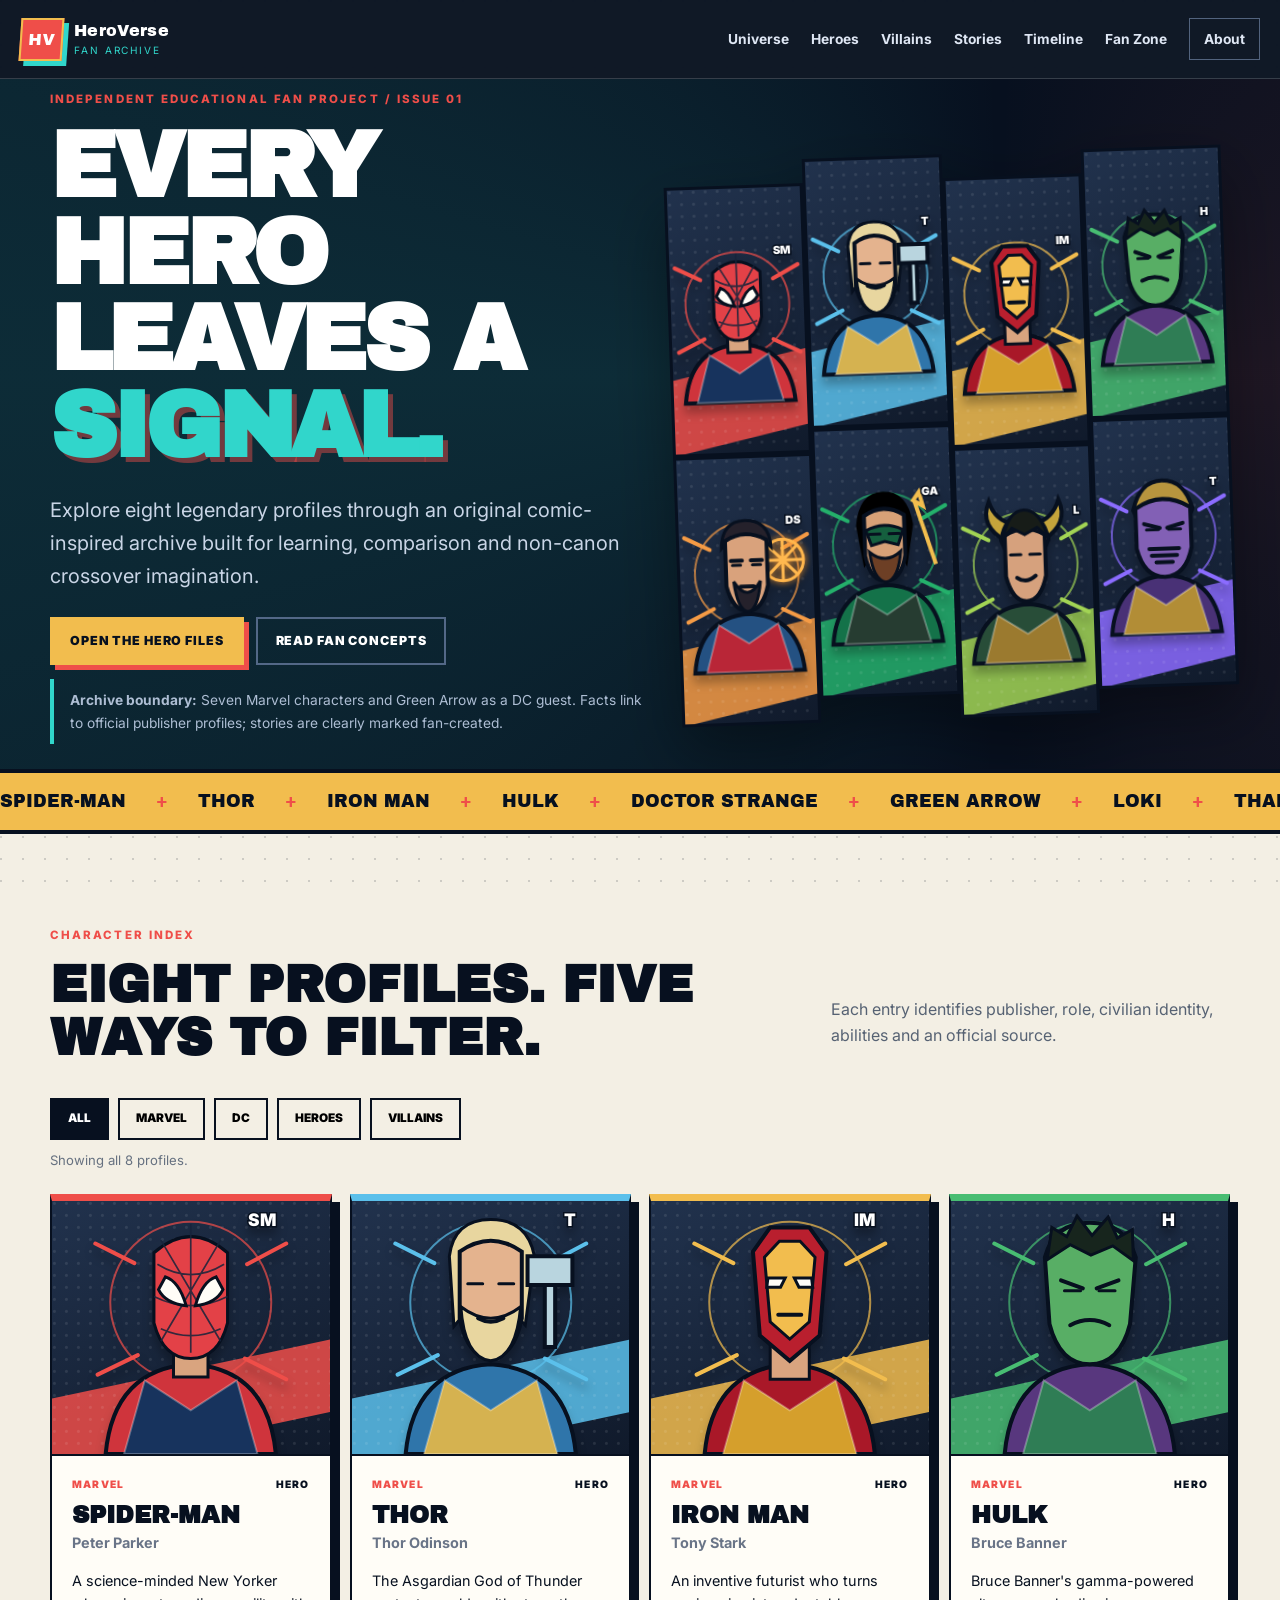
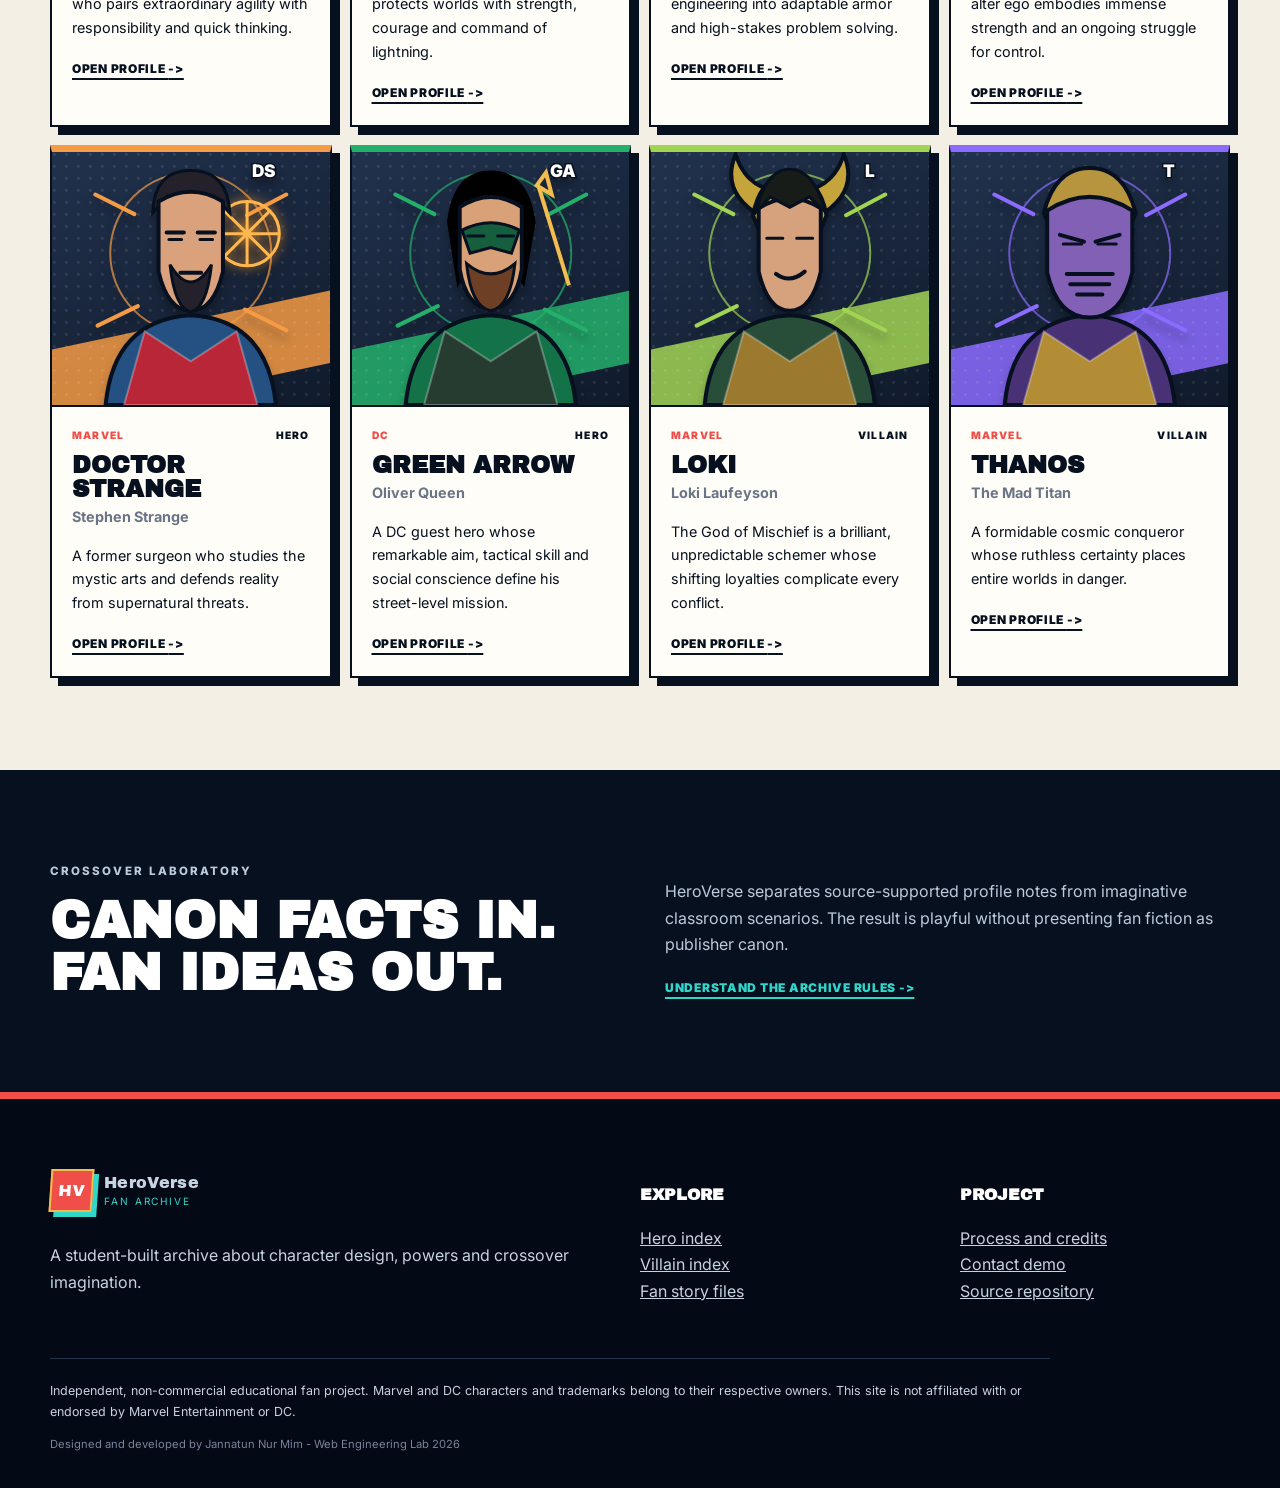
<file: index.html>
<!doctype html>
<html lang="en"><head><meta charset="utf-8"><meta name="viewport" content="width=device-width,initial-scale=1">
<title>HeroVerse Fan Archive | HeroVerse Fan Archive</title><meta name="description" content="Original comic-inspired educational character archive featuring eight Marvel and DC profiles."><meta name="theme-color" content="#07101f">
<link rel="canonical" href="https://mim242-40-002-dot.github.io/prompt-and-pixel-ai/"><meta property="og:type" content="website"><meta property="og:title" content="HeroVerse Fan Archive | HeroVerse Fan Archive"><meta property="og:description" content="Original comic-inspired educational character archive featuring eight Marvel and DC profiles."><meta property="og:url" content="https://mim242-40-002-dot.github.io/prompt-and-pixel-ai/">
<link rel="icon" href="assets/icons/favicon.png"><link rel="stylesheet" href="css/heroverse.css?v=2.0.0">
</head><body data-page="home"><a class="skip-link" href="#main-content">Skip to content</a>
<header class="site-header"><nav class="nav-shell" aria-label="Primary navigation">
  <a class="brand" href="https://mim242-40-002-dot.github.io/prompt-and-pixel-ai/" aria-label="HeroVerse Fan Archive home"><span class="brand-mark" aria-hidden="true">HV</span><span>HeroVerse<small>Fan Archive</small></span></a>
  <button class="nav-toggle" type="button" aria-expanded="false" aria-controls="site-menu"><span>Menu</span><i aria-hidden="true"></i></button>
  <div class="site-menu" id="site-menu"><a href="https://mim242-40-002-dot.github.io/prompt-and-pixel-ai/universe/">Universe</a><a href="https://mim242-40-002-dot.github.io/prompt-and-pixel-ai/heroes/">Heroes</a><a href="https://mim242-40-002-dot.github.io/prompt-and-pixel-ai/villains/">Villains</a><a href="https://mim242-40-002-dot.github.io/prompt-and-pixel-ai/stories/">Stories</a><a href="https://mim242-40-002-dot.github.io/prompt-and-pixel-ai/timeline/">Timeline</a><a href="https://mim242-40-002-dot.github.io/prompt-and-pixel-ai/fan-zone/">Fan Zone</a><a class="nav-more" href="https://mim242-40-002-dot.github.io/prompt-and-pixel-ai/about/">About</a></div>
</nav></header><main id="main-content"><section class="home-hero"><div class="wrap home-grid"><div class="home-copy"><p class="kicker">Independent educational fan project / Issue 01</p><h1>Every hero leaves a <em>signal.</em></h1><p class="lead">Explore eight legendary profiles through an original comic-inspired archive built for learning, comparison and non-canon crossover imagination.</p><div class="button-row"><a class="button" href="https://mim242-40-002-dot.github.io/prompt-and-pixel-ai/heroes/">Open the hero files</a><a class="button button--ghost" href="https://mim242-40-002-dot.github.io/prompt-and-pixel-ai/stories/">Read fan concepts</a></div><p class="boundary-note"><strong>Archive boundary:</strong> Seven Marvel characters and Green Arrow as a DC guest. Facts link to official publisher profiles; stories are clearly marked fan-created.</p></div><div class="hero-collage" aria-label="Eight original stylized fan illustrations"><div class="portrait portrait--spider-man" role="img" aria-label="Original cartoon fan illustration representing Spider-Man">
      <svg class="portrait-art" viewBox="0 0 180 220" aria-hidden="true" focusable="false">
        <circle class="c-orbit" cx="90" cy="88" r="70"/><path class="c-rays" d="M7 37l34 17M139 55l34-18M9 151l35-17M137 137l36 18"/>
        <path class="c-torso" d="M16 220q7-74 74-78 67 4 74 78z"/><path class="c-chest" d="M50 156l40 26 40-26 18 64H32z"/>
        <path class="c-neck" d="M75 126h30v27H75z"/><path class="c-head c-mask" d="M58 45q32-28 64 0v61q-8 31-32 31t-32-31z"/><path class="c-web" d="M90 20v112M61 55q29 18 58 0M58 83q32 16 64 0M64 111q26 12 52 0M64 34l52 88M116 34l-52 88"/><path class="c-eye" d="M68 66q12 4 18 25-18-2-24-14zM112 66q-12 4-18 25 18-2 24-14z"/><text class="c-glyph" x="164" y="22" text-anchor="end">SM</text>
      </svg></div><div class="portrait portrait--thor" role="img" aria-label="Original cartoon fan illustration representing Thor">
      <svg class="portrait-art" viewBox="0 0 180 220" aria-hidden="true" focusable="false">
        <circle class="c-orbit" cx="90" cy="88" r="70"/><path class="c-rays" d="M7 37l34 17M139 55l34-18M9 151l35-17M137 137l36 18"/>
        <path class="c-torso" d="M16 220q7-74 74-78 67 4 74 78z"/><path class="c-chest" d="M50 156l40 26 40-26 18 64H32z"/>
        <path class="c-hair" d="M54 48q4-32 36-32t38 32l-8 60-15-16H72l-14 17z"/><path class="c-head" d="M63 44q27-19 54 0v58q-7 34-27 34t-27-34z"/><path class="c-hair c-beard" d="M64 92q26 20 52 0-4 44-26 47-23-3-26-47z"/><path class="c-eye" d="M70 72h13M97 72h13"/><path class="c-mouth" d="M79 102q11 6 22 0"/><path class="c-hammer" d="M122 48h39v25h-39zM137 73h9v54h-9z"/><text class="c-glyph" x="164" y="22" text-anchor="end">T</text>
      </svg></div><div class="portrait portrait--iron-man" role="img" aria-label="Original cartoon fan illustration representing Iron Man">
      <svg class="portrait-art" viewBox="0 0 180 220" aria-hidden="true" focusable="false">
        <circle class="c-orbit" cx="90" cy="88" r="70"/><path class="c-rays" d="M7 37l34 17M139 55l34-18M9 151l35-17M137 137l36 18"/>
        <path class="c-torso" d="M16 220q7-74 74-78 67 4 74 78z"/><path class="c-chest" d="M50 156l40 26 40-26 18 64H32z"/>
        <path class="c-neck" d="M73 125h34v30H73z"/><path class="c-head c-helmet" d="M58 44l15-21h34l15 21-6 73-26 22-26-22z"/><path class="c-faceplate" d="M68 49l13-14h18l13 14-5 56-17 15-17-15z"/><path class="c-eye" d="M71 67h15l-4 8H70zM109 67H94l4 8h12z"/><path class="c-mouth" d="M80 99h20"/><text class="c-glyph" x="164" y="22" text-anchor="end">IM</text>
      </svg></div><div class="portrait portrait--hulk" role="img" aria-label="Original cartoon fan illustration representing Hulk">
      <svg class="portrait-art" viewBox="0 0 180 220" aria-hidden="true" focusable="false">
        <circle class="c-orbit" cx="90" cy="88" r="70"/><path class="c-rays" d="M7 37l34 17M139 55l34-18M9 151l35-17M137 137l36 18"/>
        <path class="c-torso" d="M16 220q7-74 74-78 67 4 74 78z"/><path class="c-chest" d="M50 156l40 26 40-26 18 64H32z"/>
        <path class="c-head" d="M51 49q8-30 39-30t40 30l-5 58q-9 35-35 35t-35-35z"/><path class="c-hair" d="M53 51l4-28 13 8 9-18 13 17 14-16 8 18 13-7 1 27-18-13-19 8-18-9z"/><path class="c-brow" d="M65 69l19 7M115 69l-19 7"/><path class="c-eye" d="M68 78h14M98 78h14"/><path class="c-mouth" d="M73 108q17-9 34 0"/><text class="c-glyph" x="164" y="22" text-anchor="end">H</text>
      </svg></div><div class="portrait portrait--doctor-strange" role="img" aria-label="Original cartoon fan illustration representing Doctor Strange">
      <svg class="portrait-art" viewBox="0 0 180 220" aria-hidden="true" focusable="false">
        <circle class="c-orbit" cx="90" cy="88" r="70"/><path class="c-rays" d="M7 37l34 17M139 55l34-18M9 151l35-17M137 137l36 18"/>
        <path class="c-torso" d="M16 220q7-74 74-78 67 4 74 78z"/><path class="c-chest" d="M50 156l40 26 40-26 18 64H32z"/>
        <circle class="c-spell" cx="139" cy="71" r="28"/><path class="c-spell" d="M111 71h56M139 43v56M119 51l40 40M159 51l-40 40"/><path class="c-hair" d="M57 53q1-37 33-37t34 37l-14-15-20 9-20-9z"/><path class="c-head" d="M62 43q28-17 56 0v61q-8 34-28 34t-28-34z"/><path class="c-brow" d="M69 70h15M96 70h15"/><path class="c-eye" d="M71 76h11M98 76h11"/><path class="c-beard" d="M72 98q18 30 36 0-4 38-18 41-14-3-18-41z"/><path class="c-mouth" d="M81 105h18"/><text class="c-glyph" x="164" y="22" text-anchor="end">DS</text>
      </svg></div><div class="portrait portrait--green-arrow" role="img" aria-label="Original cartoon fan illustration representing Green Arrow">
      <svg class="portrait-art" viewBox="0 0 180 220" aria-hidden="true" focusable="false">
        <circle class="c-orbit" cx="90" cy="88" r="70"/><path class="c-rays" d="M7 37l34 17M139 55l34-18M9 151l35-17M137 137l36 18"/>
        <path class="c-torso" d="M16 220q7-74 74-78 67 4 74 78z"/><path class="c-chest" d="M50 156l40 26 40-26 18 64H32z"/>
        <path class="c-hood" d="M52 61q5-45 38-45t39 45l-10 57-13-23H74l-13 23z"/><path class="c-head" d="M63 48q27-18 54 0v54q-6 34-27 34t-27-34z"/><path class="c-mask" d="M65 68q25-13 50 0l-7 20-18-5-18 5z"/><path class="c-eye" d="M70 73h14M96 73h14"/><path class="c-beard" d="M69 97q21 18 42 0-4 38-21 41-17-3-21-41z"/><path class="c-arrow" d="M131 28l27 88M143 37l-13-8 8-11z"/><text class="c-glyph" x="164" y="22" text-anchor="end">GA</text>
      </svg></div><div class="portrait portrait--loki" role="img" aria-label="Original cartoon fan illustration representing Loki">
      <svg class="portrait-art" viewBox="0 0 180 220" aria-hidden="true" focusable="false">
        <circle class="c-orbit" cx="90" cy="88" r="70"/><path class="c-rays" d="M7 37l34 17M139 55l34-18M9 151l35-17M137 137l36 18"/>
        <path class="c-torso" d="M16 220q7-74 74-78 67 4 74 78z"/><path class="c-chest" d="M50 156l40 26 40-26 18 64H32z"/>
        <path class="c-horn" d="M65 56Q29 35 43 2q8 27 34 32zM115 56q36-21 22-54-8 27-34 32z"/><path class="c-helmet" d="M58 55q7-35 32-35t32 35l-10 24H68z"/><path class="c-head" d="M63 49q27-17 54 0v55q-8 34-27 34t-27-34z"/><path class="c-hair" d="M61 52q8-37 29-37t31 37l-14-13-17 9-17-9z"/><path class="c-eye" d="M70 75h14M96 75h14"/><path class="c-mouth" d="M78 106q12 9 25-2"/><text class="c-glyph" x="164" y="22" text-anchor="end">L</text>
      </svg></div><div class="portrait portrait--thanos" role="img" aria-label="Original cartoon fan illustration representing Thanos">
      <svg class="portrait-art" viewBox="0 0 180 220" aria-hidden="true" focusable="false">
        <circle class="c-orbit" cx="90" cy="88" r="70"/><path class="c-rays" d="M7 37l34 17M139 55l34-18M9 151l35-17M137 137l36 18"/>
        <path class="c-torso" d="M16 220q7-74 74-78 67 4 74 78z"/><path class="c-chest" d="M50 156l40 26 40-26 18 64H32z"/>
        <path class="c-helmet" d="M50 53q10-39 40-39t40 39l-10 24-10-31H70L60 77z"/><path class="c-head" d="M53 51q37-24 74 0v54q-9 39-37 39t-37-39z"/><path class="c-brow" d="M64 72l21 6M116 72l-21 6"/><path class="c-eye" d="M67 80h16M97 80h16"/><path class="c-chin" d="M70 106h40M73 115h34M79 124h22"/><text class="c-glyph" x="164" y="22" text-anchor="end">T</text>
      </svg></div></div></div></section>
<section class="ticker" aria-label="Featured names"><div>Spider-Man <span>+</span> Thor <span>+</span> Iron Man <span>+</span> Hulk <span>+</span> Doctor Strange <span>+</span> Green Arrow <span>+</span> Loki <span>+</span> Thanos</div></section>
<section class="section"><div class="wrap"><div class="section-heading"><div><p class="kicker">Character index</p><h2>Eight profiles. Five ways to filter.</h2></div><p>Each entry identifies publisher, role, civilian identity, abilities and an official source.</p></div><div class="filter-bar" role="group" aria-label="Filter character archive">
      <button type="button" class="filter is-active" data-filter="all" aria-pressed="true">All</button>
      <button type="button" class="filter" data-filter="marvel" aria-pressed="false">Marvel</button>
      <button type="button" class="filter" data-filter="dc" aria-pressed="false">DC</button>
      <button type="button" class="filter" data-filter="hero" aria-pressed="false">Heroes</button>
      <button type="button" class="filter" data-filter="villain" aria-pressed="false">Villains</button>
    </div><p class="filter-status" aria-live="polite">Showing all 8 profiles.</p><div class="character-grid" id="character-grid"><article class="character-card accent-crimson" data-publisher="marvel" data-alignment="hero" data-character="spider-man">
      <div class="portrait portrait--spider-man" role="img" aria-label="Original cartoon fan illustration representing Spider-Man">
      <svg class="portrait-art" viewBox="0 0 180 220" aria-hidden="true" focusable="false">
        <circle class="c-orbit" cx="90" cy="88" r="70"/><path class="c-rays" d="M7 37l34 17M139 55l34-18M9 151l35-17M137 137l36 18"/>
        <path class="c-torso" d="M16 220q7-74 74-78 67 4 74 78z"/><path class="c-chest" d="M50 156l40 26 40-26 18 64H32z"/>
        <path class="c-neck" d="M75 126h30v27H75z"/><path class="c-head c-mask" d="M58 45q32-28 64 0v61q-8 31-32 31t-32-31z"/><path class="c-web" d="M90 20v112M61 55q29 18 58 0M58 83q32 16 64 0M64 111q26 12 52 0M64 34l52 88M116 34l-52 88"/><path class="c-eye" d="M68 66q12 4 18 25-18-2-24-14zM112 66q-12 4-18 25 18-2 24-14z"/><text class="c-glyph" x="164" y="22" text-anchor="end">SM</text>
      </svg></div>
      <div class="character-copy">
        <div class="eyebrow-row"><span class="publisher">Marvel</span><span>Hero</span></div>
        <h3>Spider-Man</h3><p class="identity">Peter Parker</p>
        <p>A science-minded New Yorker who pairs extraordinary agility with responsibility and quick thinking.</p>
        <button class="text-link" type="button" data-profile="{&quot;name&quot;: &quot;Spider-Man&quot;, &quot;identity&quot;: &quot;Peter Parker&quot;, &quot;publisher&quot;: &quot;Marvel&quot;, &quot;role&quot;: &quot;Hero&quot;, &quot;ability&quot;: &quot;Spider-sense, agility and web-shooters&quot;, &quot;bio&quot;: &quot;A science-minded New Yorker who pairs extraordinary agility with responsibility and quick thinking.&quot;, &quot;source&quot;: &quot;https://www.marvel.com/characters/spider-man-peter-parker&quot;}" aria-haspopup="dialog">Open profile <span aria-hidden="true">-&gt;</span></button>
      </div>
    </article><article class="character-card accent-sky" data-publisher="marvel" data-alignment="hero" data-character="thor">
      <div class="portrait portrait--thor" role="img" aria-label="Original cartoon fan illustration representing Thor">
      <svg class="portrait-art" viewBox="0 0 180 220" aria-hidden="true" focusable="false">
        <circle class="c-orbit" cx="90" cy="88" r="70"/><path class="c-rays" d="M7 37l34 17M139 55l34-18M9 151l35-17M137 137l36 18"/>
        <path class="c-torso" d="M16 220q7-74 74-78 67 4 74 78z"/><path class="c-chest" d="M50 156l40 26 40-26 18 64H32z"/>
        <path class="c-hair" d="M54 48q4-32 36-32t38 32l-8 60-15-16H72l-14 17z"/><path class="c-head" d="M63 44q27-19 54 0v58q-7 34-27 34t-27-34z"/><path class="c-hair c-beard" d="M64 92q26 20 52 0-4 44-26 47-23-3-26-47z"/><path class="c-eye" d="M70 72h13M97 72h13"/><path class="c-mouth" d="M79 102q11 6 22 0"/><path class="c-hammer" d="M122 48h39v25h-39zM137 73h9v54h-9z"/><text class="c-glyph" x="164" y="22" text-anchor="end">T</text>
      </svg></div>
      <div class="character-copy">
        <div class="eyebrow-row"><span class="publisher">Marvel</span><span>Hero</span></div>
        <h3>Thor</h3><p class="identity">Thor Odinson</p>
        <p>The Asgardian God of Thunder protects worlds with strength, courage and command of lightning.</p>
        <button class="text-link" type="button" data-profile="{&quot;name&quot;: &quot;Thor&quot;, &quot;identity&quot;: &quot;Thor Odinson&quot;, &quot;publisher&quot;: &quot;Marvel&quot;, &quot;role&quot;: &quot;Hero&quot;, &quot;ability&quot;: &quot;Thunder, flight and enchanted hammer&quot;, &quot;bio&quot;: &quot;The Asgardian God of Thunder protects worlds with strength, courage and command of lightning.&quot;, &quot;source&quot;: &quot;https://www.marvel.com/characters/thor-thor-odinson/on-screen&quot;}" aria-haspopup="dialog">Open profile <span aria-hidden="true">-&gt;</span></button>
      </div>
    </article><article class="character-card accent-gold" data-publisher="marvel" data-alignment="hero" data-character="iron-man">
      <div class="portrait portrait--iron-man" role="img" aria-label="Original cartoon fan illustration representing Iron Man">
      <svg class="portrait-art" viewBox="0 0 180 220" aria-hidden="true" focusable="false">
        <circle class="c-orbit" cx="90" cy="88" r="70"/><path class="c-rays" d="M7 37l34 17M139 55l34-18M9 151l35-17M137 137l36 18"/>
        <path class="c-torso" d="M16 220q7-74 74-78 67 4 74 78z"/><path class="c-chest" d="M50 156l40 26 40-26 18 64H32z"/>
        <path class="c-neck" d="M73 125h34v30H73z"/><path class="c-head c-helmet" d="M58 44l15-21h34l15 21-6 73-26 22-26-22z"/><path class="c-faceplate" d="M68 49l13-14h18l13 14-5 56-17 15-17-15z"/><path class="c-eye" d="M71 67h15l-4 8H70zM109 67H94l4 8h12z"/><path class="c-mouth" d="M80 99h20"/><text class="c-glyph" x="164" y="22" text-anchor="end">IM</text>
      </svg></div>
      <div class="character-copy">
        <div class="eyebrow-row"><span class="publisher">Marvel</span><span>Hero</span></div>
        <h3>Iron Man</h3><p class="identity">Tony Stark</p>
        <p>An inventive futurist who turns engineering into adaptable armor and high-stakes problem solving.</p>
        <button class="text-link" type="button" data-profile="{&quot;name&quot;: &quot;Iron Man&quot;, &quot;identity&quot;: &quot;Tony Stark&quot;, &quot;publisher&quot;: &quot;Marvel&quot;, &quot;role&quot;: &quot;Hero&quot;, &quot;ability&quot;: &quot;Powered armor, flight and engineering&quot;, &quot;bio&quot;: &quot;An inventive futurist who turns engineering into adaptable armor and high-stakes problem solving.&quot;, &quot;source&quot;: &quot;https://www.marvel.com/characters/iron-man-tony-stark&quot;}" aria-haspopup="dialog">Open profile <span aria-hidden="true">-&gt;</span></button>
      </div>
    </article><article class="character-card accent-green" data-publisher="marvel" data-alignment="hero" data-character="hulk">
      <div class="portrait portrait--hulk" role="img" aria-label="Original cartoon fan illustration representing Hulk">
      <svg class="portrait-art" viewBox="0 0 180 220" aria-hidden="true" focusable="false">
        <circle class="c-orbit" cx="90" cy="88" r="70"/><path class="c-rays" d="M7 37l34 17M139 55l34-18M9 151l35-17M137 137l36 18"/>
        <path class="c-torso" d="M16 220q7-74 74-78 67 4 74 78z"/><path class="c-chest" d="M50 156l40 26 40-26 18 64H32z"/>
        <path class="c-head" d="M51 49q8-30 39-30t40 30l-5 58q-9 35-35 35t-35-35z"/><path class="c-hair" d="M53 51l4-28 13 8 9-18 13 17 14-16 8 18 13-7 1 27-18-13-19 8-18-9z"/><path class="c-brow" d="M65 69l19 7M115 69l-19 7"/><path class="c-eye" d="M68 78h14M98 78h14"/><path class="c-mouth" d="M73 108q17-9 34 0"/><text class="c-glyph" x="164" y="22" text-anchor="end">H</text>
      </svg></div>
      <div class="character-copy">
        <div class="eyebrow-row"><span class="publisher">Marvel</span><span>Hero</span></div>
        <h3>Hulk</h3><p class="identity">Bruce Banner</p>
        <p>Bruce Banner's gamma-powered alter ego embodies immense strength and an ongoing struggle for control.</p>
        <button class="text-link" type="button" data-profile="{&quot;name&quot;: &quot;Hulk&quot;, &quot;identity&quot;: &quot;Bruce Banner&quot;, &quot;publisher&quot;: &quot;Marvel&quot;, &quot;role&quot;: &quot;Hero&quot;, &quot;ability&quot;: &quot;Gamma strength, resilience and leaps&quot;, &quot;bio&quot;: &quot;Bruce Banner's gamma-powered alter ego embodies immense strength and an ongoing struggle for control.&quot;, &quot;source&quot;: &quot;https://www.marvel.com/characters/hulk-bruce-banner&quot;}" aria-haspopup="dialog">Open profile <span aria-hidden="true">-&gt;</span></button>
      </div>
    </article><article class="character-card accent-amber" data-publisher="marvel" data-alignment="hero" data-character="doctor-strange">
      <div class="portrait portrait--doctor-strange" role="img" aria-label="Original cartoon fan illustration representing Doctor Strange">
      <svg class="portrait-art" viewBox="0 0 180 220" aria-hidden="true" focusable="false">
        <circle class="c-orbit" cx="90" cy="88" r="70"/><path class="c-rays" d="M7 37l34 17M139 55l34-18M9 151l35-17M137 137l36 18"/>
        <path class="c-torso" d="M16 220q7-74 74-78 67 4 74 78z"/><path class="c-chest" d="M50 156l40 26 40-26 18 64H32z"/>
        <circle class="c-spell" cx="139" cy="71" r="28"/><path class="c-spell" d="M111 71h56M139 43v56M119 51l40 40M159 51l-40 40"/><path class="c-hair" d="M57 53q1-37 33-37t34 37l-14-15-20 9-20-9z"/><path class="c-head" d="M62 43q28-17 56 0v61q-8 34-28 34t-28-34z"/><path class="c-brow" d="M69 70h15M96 70h15"/><path class="c-eye" d="M71 76h11M98 76h11"/><path class="c-beard" d="M72 98q18 30 36 0-4 38-18 41-14-3-18-41z"/><path class="c-mouth" d="M81 105h18"/><text class="c-glyph" x="164" y="22" text-anchor="end">DS</text>
      </svg></div>
      <div class="character-copy">
        <div class="eyebrow-row"><span class="publisher">Marvel</span><span>Hero</span></div>
        <h3>Doctor Strange</h3><p class="identity">Stephen Strange</p>
        <p>A former surgeon who studies the mystic arts and defends reality from supernatural threats.</p>
        <button class="text-link" type="button" data-profile="{&quot;name&quot;: &quot;Doctor Strange&quot;, &quot;identity&quot;: &quot;Stephen Strange&quot;, &quot;publisher&quot;: &quot;Marvel&quot;, &quot;role&quot;: &quot;Hero&quot;, &quot;ability&quot;: &quot;Mystic arts, portals and protective spells&quot;, &quot;bio&quot;: &quot;A former surgeon who studies the mystic arts and defends reality from supernatural threats.&quot;, &quot;source&quot;: &quot;https://www.marvel.com/characters/doctor-strange-stephen-strange&quot;}" aria-haspopup="dialog">Open profile <span aria-hidden="true">-&gt;</span></button>
      </div>
    </article><article class="character-card accent-emerald" data-publisher="dc" data-alignment="hero" data-character="green-arrow">
      <div class="portrait portrait--green-arrow" role="img" aria-label="Original cartoon fan illustration representing Green Arrow">
      <svg class="portrait-art" viewBox="0 0 180 220" aria-hidden="true" focusable="false">
        <circle class="c-orbit" cx="90" cy="88" r="70"/><path class="c-rays" d="M7 37l34 17M139 55l34-18M9 151l35-17M137 137l36 18"/>
        <path class="c-torso" d="M16 220q7-74 74-78 67 4 74 78z"/><path class="c-chest" d="M50 156l40 26 40-26 18 64H32z"/>
        <path class="c-hood" d="M52 61q5-45 38-45t39 45l-10 57-13-23H74l-13 23z"/><path class="c-head" d="M63 48q27-18 54 0v54q-6 34-27 34t-27-34z"/><path class="c-mask" d="M65 68q25-13 50 0l-7 20-18-5-18 5z"/><path class="c-eye" d="M70 73h14M96 73h14"/><path class="c-beard" d="M69 97q21 18 42 0-4 38-21 41-17-3-21-41z"/><path class="c-arrow" d="M131 28l27 88M143 37l-13-8 8-11z"/><text class="c-glyph" x="164" y="22" text-anchor="end">GA</text>
      </svg></div>
      <div class="character-copy">
        <div class="eyebrow-row"><span class="publisher">DC</span><span>Hero</span></div>
        <h3>Green Arrow</h3><p class="identity">Oliver Queen</p>
        <p>A DC guest hero whose remarkable aim, tactical skill and social conscience define his street-level mission.</p>
        <button class="text-link" type="button" data-profile="{&quot;name&quot;: &quot;Green Arrow&quot;, &quot;identity&quot;: &quot;Oliver Queen&quot;, &quot;publisher&quot;: &quot;DC&quot;, &quot;role&quot;: &quot;Hero&quot;, &quot;ability&quot;: &quot;Archery, precision and martial arts&quot;, &quot;bio&quot;: &quot;A DC guest hero whose remarkable aim, tactical skill and social conscience define his street-level mission.&quot;, &quot;source&quot;: &quot;https://www.dc.com/characters/green-arrow&quot;}" aria-haspopup="dialog">Open profile <span aria-hidden="true">-&gt;</span></button>
      </div>
    </article><article class="character-card accent-lime" data-publisher="marvel" data-alignment="villain" data-character="loki">
      <div class="portrait portrait--loki" role="img" aria-label="Original cartoon fan illustration representing Loki">
      <svg class="portrait-art" viewBox="0 0 180 220" aria-hidden="true" focusable="false">
        <circle class="c-orbit" cx="90" cy="88" r="70"/><path class="c-rays" d="M7 37l34 17M139 55l34-18M9 151l35-17M137 137l36 18"/>
        <path class="c-torso" d="M16 220q7-74 74-78 67 4 74 78z"/><path class="c-chest" d="M50 156l40 26 40-26 18 64H32z"/>
        <path class="c-horn" d="M65 56Q29 35 43 2q8 27 34 32zM115 56q36-21 22-54-8 27-34 32z"/><path class="c-helmet" d="M58 55q7-35 32-35t32 35l-10 24H68z"/><path class="c-head" d="M63 49q27-17 54 0v55q-8 34-27 34t-27-34z"/><path class="c-hair" d="M61 52q8-37 29-37t31 37l-14-13-17 9-17-9z"/><path class="c-eye" d="M70 75h14M96 75h14"/><path class="c-mouth" d="M78 106q12 9 25-2"/><text class="c-glyph" x="164" y="22" text-anchor="end">L</text>
      </svg></div>
      <div class="character-copy">
        <div class="eyebrow-row"><span class="publisher">Marvel</span><span>Villain</span></div>
        <h3>Loki</h3><p class="identity">Loki Laufeyson</p>
        <p>The God of Mischief is a brilliant, unpredictable schemer whose shifting loyalties complicate every conflict.</p>
        <button class="text-link" type="button" data-profile="{&quot;name&quot;: &quot;Loki&quot;, &quot;identity&quot;: &quot;Loki Laufeyson&quot;, &quot;publisher&quot;: &quot;Marvel&quot;, &quot;role&quot;: &quot;Villain&quot;, &quot;ability&quot;: &quot;Illusion, sorcery and shapeshifting&quot;, &quot;bio&quot;: &quot;The God of Mischief is a brilliant, unpredictable schemer whose shifting loyalties complicate every conflict.&quot;, &quot;source&quot;: &quot;https://www.marvel.com/characters/loki&quot;}" aria-haspopup="dialog">Open profile <span aria-hidden="true">-&gt;</span></button>
      </div>
    </article><article class="character-card accent-violet" data-publisher="marvel" data-alignment="villain" data-character="thanos">
      <div class="portrait portrait--thanos" role="img" aria-label="Original cartoon fan illustration representing Thanos">
      <svg class="portrait-art" viewBox="0 0 180 220" aria-hidden="true" focusable="false">
        <circle class="c-orbit" cx="90" cy="88" r="70"/><path class="c-rays" d="M7 37l34 17M139 55l34-18M9 151l35-17M137 137l36 18"/>
        <path class="c-torso" d="M16 220q7-74 74-78 67 4 74 78z"/><path class="c-chest" d="M50 156l40 26 40-26 18 64H32z"/>
        <path class="c-helmet" d="M50 53q10-39 40-39t40 39l-10 24-10-31H70L60 77z"/><path class="c-head" d="M53 51q37-24 74 0v54q-9 39-37 39t-37-39z"/><path class="c-brow" d="M64 72l21 6M116 72l-21 6"/><path class="c-eye" d="M67 80h16M97 80h16"/><path class="c-chin" d="M70 106h40M73 115h34M79 124h22"/><text class="c-glyph" x="164" y="22" text-anchor="end">T</text>
      </svg></div>
      <div class="character-copy">
        <div class="eyebrow-row"><span class="publisher">Marvel</span><span>Villain</span></div>
        <h3>Thanos</h3><p class="identity">The Mad Titan</p>
        <p>A formidable cosmic conqueror whose ruthless certainty places entire worlds in danger.</p>
        <button class="text-link" type="button" data-profile="{&quot;name&quot;: &quot;Thanos&quot;, &quot;identity&quot;: &quot;The Mad Titan&quot;, &quot;publisher&quot;: &quot;Marvel&quot;, &quot;role&quot;: &quot;Villain&quot;, &quot;ability&quot;: &quot;Cosmic strength, strategy and endurance&quot;, &quot;bio&quot;: &quot;A formidable cosmic conqueror whose ruthless certainty places entire worlds in danger.&quot;, &quot;source&quot;: &quot;https://www.marvel.com/characters/thanos&quot;}" aria-haspopup="dialog">Open profile <span aria-hidden="true">-&gt;</span></button>
      </div>
    </article></div></div></section>
<section class="section section--ink"><div class="wrap split"><div><p class="kicker">Crossover laboratory</p><h2>Canon facts in.<br>Fan ideas out.</h2></div><div><p>HeroVerse separates source-supported profile notes from imaginative classroom scenarios. The result is playful without presenting fan fiction as publisher canon.</p><a class="text-link light" href="https://mim242-40-002-dot.github.io/prompt-and-pixel-ai/universe/">Understand the archive rules -&gt;</a></div></div></section><dialog class="profile-dialog" id="profile-dialog" aria-labelledby="profile-title">
      <div class="dialog-top"><span class="issue-tag">Archive profile</span><button class="dialog-close" type="button" aria-label="Close profile">Close</button></div>
      <p class="kicker" id="profile-meta"></p><h2 id="profile-title"></h2><p class="dialog-identity" id="profile-identity"></p>
      <dl class="profile-facts"><div><dt>Role</dt><dd id="profile-role"></dd></div><div><dt>Abilities</dt><dd id="profile-ability"></dd></div></dl>
      <p id="profile-bio"></p><a class="button button--dark" id="profile-source" href="#" target="_blank" rel="noopener">Read official profile</a>
    </dialog></main><footer class="site-footer">
  <div class="footer-grid"><div><a class="brand brand--footer" href="https://mim242-40-002-dot.github.io/prompt-and-pixel-ai/"><span class="brand-mark" aria-hidden="true">HV</span><span>HeroVerse<small>Fan Archive</small></span></a><p>A student-built archive about character design, powers and crossover imagination.</p></div>
  <div><h2>Explore</h2><p><a href="https://mim242-40-002-dot.github.io/prompt-and-pixel-ai/heroes/">Hero index</a><br><a href="https://mim242-40-002-dot.github.io/prompt-and-pixel-ai/villains/">Villain index</a><br><a href="https://mim242-40-002-dot.github.io/prompt-and-pixel-ai/stories/">Fan story files</a></p></div>
  <div><h2>Project</h2><p><a href="https://mim242-40-002-dot.github.io/prompt-and-pixel-ai/about/">Process and credits</a><br><a href="https://mim242-40-002-dot.github.io/prompt-and-pixel-ai/contact/">Contact demo</a><br><a href="https://github.com/mim242-40-002-dot/prompt-and-pixel-ai">Source repository</a></p></div></div>
  <p class="legal">Independent, non-commercial educational fan project. Marvel and DC characters and trademarks belong to their respective owners. This site is not affiliated with or endorsed by Marvel Entertainment or DC.</p><p class="copyright">Designed and developed by Jannatun Nur Mim - Web Engineering Lab 2026</p>
</footer><script src="js/heroverse.js?v=2.0.0" defer></script></body></html>
</file>
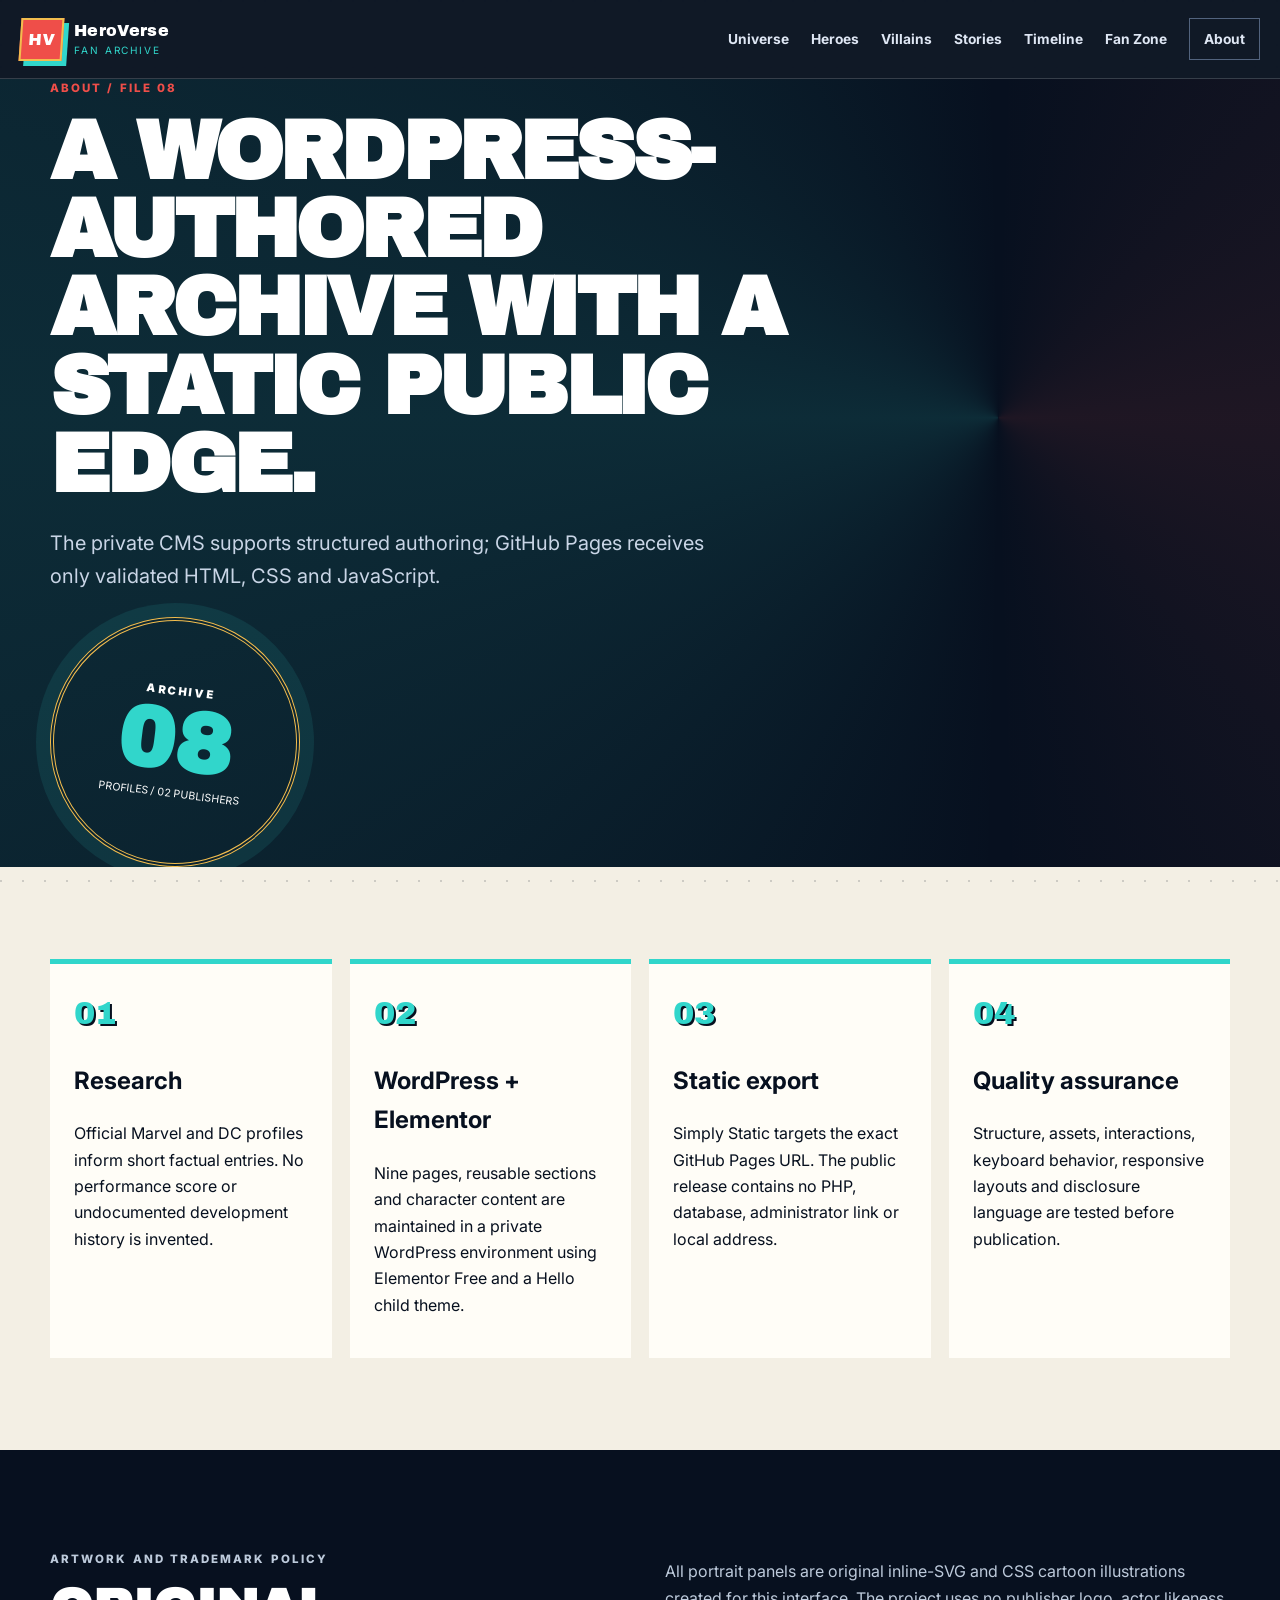
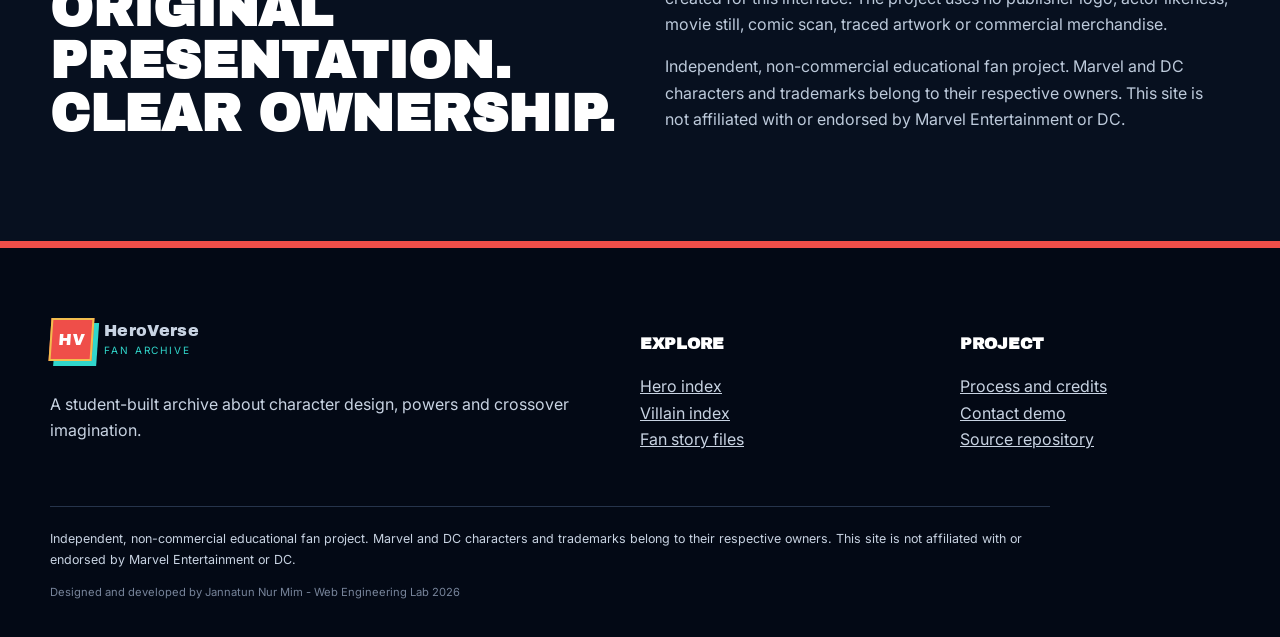
<file: about/index.html>
<!doctype html>
<html lang="en"><head><meta charset="utf-8"><meta name="viewport" content="width=device-width,initial-scale=1">
<title>About | HeroVerse Fan Archive</title><meta name="description" content="WordPress, Elementor, static export and asset-policy documentation."><meta name="theme-color" content="#07101f">
<link rel="canonical" href="https://mim242-40-002-dot.github.io/prompt-and-pixel-ai/about/"><meta property="og:type" content="website"><meta property="og:title" content="About | HeroVerse Fan Archive"><meta property="og:description" content="WordPress, Elementor, static export and asset-policy documentation."><meta property="og:url" content="https://mim242-40-002-dot.github.io/prompt-and-pixel-ai/about/">
<link rel="icon" href="../assets/icons/favicon.png"><link rel="stylesheet" href="../css/heroverse.css?v=2.0.0">
</head><body data-page="about"><a class="skip-link" href="#main-content">Skip to content</a>
<header class="site-header"><nav class="nav-shell" aria-label="Primary navigation">
  <a class="brand" href="https://mim242-40-002-dot.github.io/prompt-and-pixel-ai/" aria-label="HeroVerse Fan Archive home"><span class="brand-mark" aria-hidden="true">HV</span><span>HeroVerse<small>Fan Archive</small></span></a>
  <button class="nav-toggle" type="button" aria-expanded="false" aria-controls="site-menu"><span>Menu</span><i aria-hidden="true"></i></button>
  <div class="site-menu" id="site-menu"><a href="https://mim242-40-002-dot.github.io/prompt-and-pixel-ai/universe/">Universe</a><a href="https://mim242-40-002-dot.github.io/prompt-and-pixel-ai/heroes/">Heroes</a><a href="https://mim242-40-002-dot.github.io/prompt-and-pixel-ai/villains/">Villains</a><a href="https://mim242-40-002-dot.github.io/prompt-and-pixel-ai/stories/">Stories</a><a href="https://mim242-40-002-dot.github.io/prompt-and-pixel-ai/timeline/">Timeline</a><a href="https://mim242-40-002-dot.github.io/prompt-and-pixel-ai/fan-zone/">Fan Zone</a><a class="nav-more" href="https://mim242-40-002-dot.github.io/prompt-and-pixel-ai/about/">About</a></div>
</nav></header><main id="main-content"><section class="page-hero"><div class="wrap hero-grid"><div><p class="kicker">About / File 08</p><h1>A WordPress-authored archive with a static public edge.</h1><p class="lead">The private CMS supports structured authoring; GitHub Pages receives only validated HTML, CSS and JavaScript.</p></div><div class="hero-seal" aria-hidden="true"><span>ARCHIVE</span><strong>08</strong><small>profiles / 02 publishers</small></div></div></section><section class="section"><div class="wrap process-grid"><article><span class="step">01</span><h2>Research</h2><p>Official Marvel and DC profiles inform short factual entries. No performance score or undocumented development history is invented.</p></article><article><span class="step">02</span><h2>WordPress + Elementor</h2><p>Nine pages, reusable sections and character content are maintained in a private WordPress environment using Elementor Free and a Hello child theme.</p></article><article><span class="step">03</span><h2>Static export</h2><p>Simply Static targets the exact GitHub Pages URL. The public release contains no PHP, database, administrator link or local address.</p></article><article><span class="step">04</span><h2>Quality assurance</h2><p>Structure, assets, interactions, keyboard behavior, responsive layouts and disclosure language are tested before publication.</p></article></div></section>
<section class="section section--ink"><div class="wrap split"><div><p class="kicker">Artwork and trademark policy</p><h2>Original presentation. Clear ownership.</h2></div><div><p>All portrait panels are original inline-SVG and CSS cartoon illustrations created for this interface. The project uses no publisher logo, actor likeness, movie still, comic scan, traced artwork or commercial merchandise.</p><p>Independent, non-commercial educational fan project. Marvel and DC characters and trademarks belong to their respective owners. This site is not affiliated with or endorsed by Marvel Entertainment or DC.</p></div></div></section></main><footer class="site-footer">
  <div class="footer-grid"><div><a class="brand brand--footer" href="https://mim242-40-002-dot.github.io/prompt-and-pixel-ai/"><span class="brand-mark" aria-hidden="true">HV</span><span>HeroVerse<small>Fan Archive</small></span></a><p>A student-built archive about character design, powers and crossover imagination.</p></div>
  <div><h2>Explore</h2><p><a href="https://mim242-40-002-dot.github.io/prompt-and-pixel-ai/heroes/">Hero index</a><br><a href="https://mim242-40-002-dot.github.io/prompt-and-pixel-ai/villains/">Villain index</a><br><a href="https://mim242-40-002-dot.github.io/prompt-and-pixel-ai/stories/">Fan story files</a></p></div>
  <div><h2>Project</h2><p><a href="https://mim242-40-002-dot.github.io/prompt-and-pixel-ai/about/">Process and credits</a><br><a href="https://mim242-40-002-dot.github.io/prompt-and-pixel-ai/contact/">Contact demo</a><br><a href="https://github.com/mim242-40-002-dot/prompt-and-pixel-ai">Source repository</a></p></div></div>
  <p class="legal">Independent, non-commercial educational fan project. Marvel and DC characters and trademarks belong to their respective owners. This site is not affiliated with or endorsed by Marvel Entertainment or DC.</p><p class="copyright">Designed and developed by Jannatun Nur Mim - Web Engineering Lab 2026</p>
</footer><script src="../js/heroverse.js?v=2.0.0" defer></script></body></html>
</file>
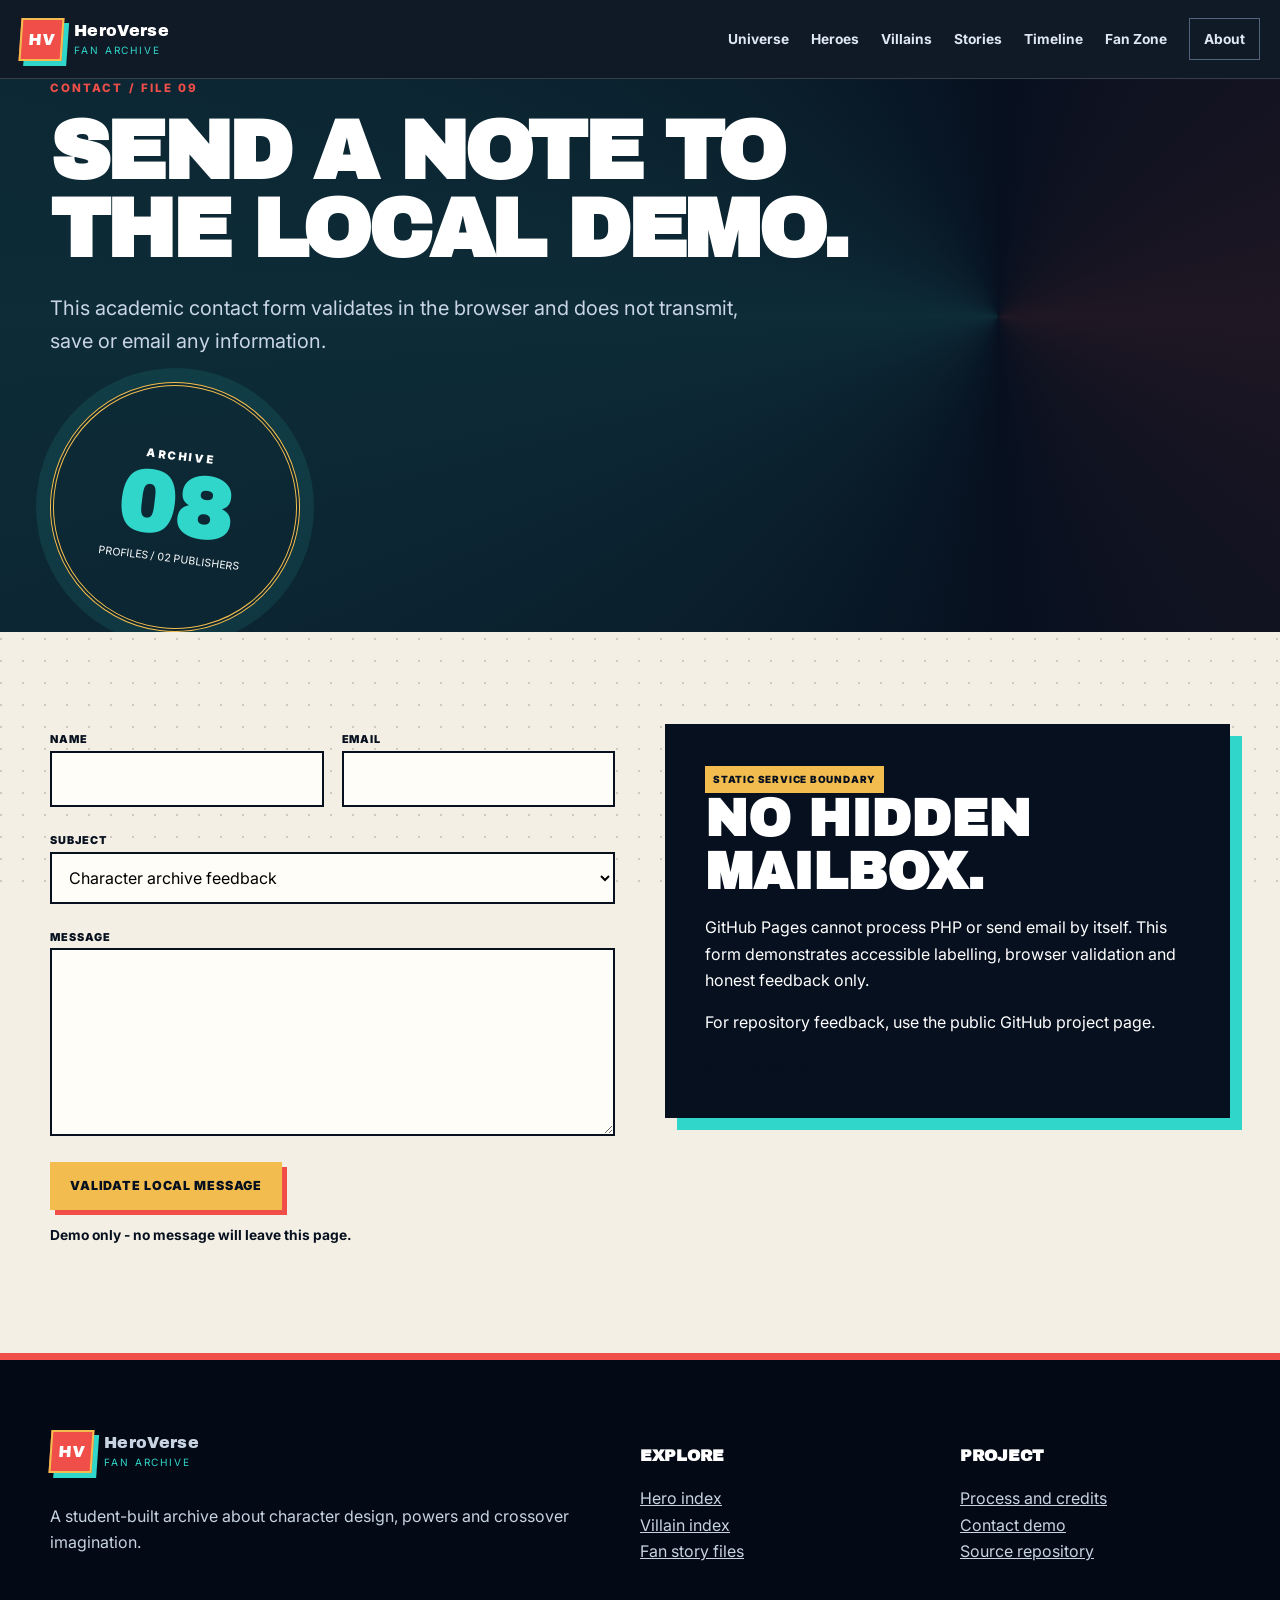
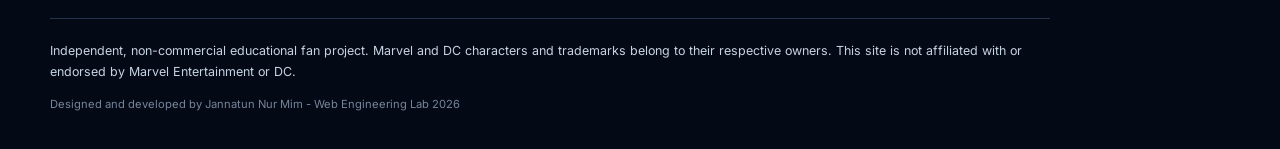
<file: contact/index.html>
<!doctype html>
<html lang="en"><head><meta charset="utf-8"><meta name="viewport" content="width=device-width,initial-scale=1">
<title>Contact | HeroVerse Fan Archive</title><meta name="description" content="Honest client-side contact form demonstration."><meta name="theme-color" content="#07101f">
<link rel="canonical" href="https://mim242-40-002-dot.github.io/prompt-and-pixel-ai/contact/"><meta property="og:type" content="website"><meta property="og:title" content="Contact | HeroVerse Fan Archive"><meta property="og:description" content="Honest client-side contact form demonstration."><meta property="og:url" content="https://mim242-40-002-dot.github.io/prompt-and-pixel-ai/contact/">
<link rel="icon" href="../assets/icons/favicon.png"><link rel="stylesheet" href="../css/heroverse.css?v=2.0.0">
</head><body data-page="contact"><a class="skip-link" href="#main-content">Skip to content</a>
<header class="site-header"><nav class="nav-shell" aria-label="Primary navigation">
  <a class="brand" href="https://mim242-40-002-dot.github.io/prompt-and-pixel-ai/" aria-label="HeroVerse Fan Archive home"><span class="brand-mark" aria-hidden="true">HV</span><span>HeroVerse<small>Fan Archive</small></span></a>
  <button class="nav-toggle" type="button" aria-expanded="false" aria-controls="site-menu"><span>Menu</span><i aria-hidden="true"></i></button>
  <div class="site-menu" id="site-menu"><a href="https://mim242-40-002-dot.github.io/prompt-and-pixel-ai/universe/">Universe</a><a href="https://mim242-40-002-dot.github.io/prompt-and-pixel-ai/heroes/">Heroes</a><a href="https://mim242-40-002-dot.github.io/prompt-and-pixel-ai/villains/">Villains</a><a href="https://mim242-40-002-dot.github.io/prompt-and-pixel-ai/stories/">Stories</a><a href="https://mim242-40-002-dot.github.io/prompt-and-pixel-ai/timeline/">Timeline</a><a href="https://mim242-40-002-dot.github.io/prompt-and-pixel-ai/fan-zone/">Fan Zone</a><a class="nav-more" href="https://mim242-40-002-dot.github.io/prompt-and-pixel-ai/about/">About</a></div>
</nav></header><main id="main-content"><section class="page-hero"><div class="wrap hero-grid"><div><p class="kicker">Contact / File 09</p><h1>Send a note to the local demo.</h1><p class="lead">This academic contact form validates in the browser and does not transmit, save or email any information.</p></div><div class="hero-seal" aria-hidden="true"><span>ARCHIVE</span><strong>08</strong><small>profiles / 02 publishers</small></div></div></section><section class="section"><div class="wrap contact-grid"><form class="contact-form" id="contact-form" novalidate><div><label for="name">Name</label><input id="name" name="name" autocomplete="name" required></div><div><label for="email">Email</label><input id="email" name="email" type="email" autocomplete="email" required></div><div class="full"><label for="subject">Subject</label><select id="subject" name="subject"><option>Character archive feedback</option><option>Accessibility note</option><option>Lab report question</option></select></div><div class="full"><label for="message">Message</label><textarea id="message" name="message" rows="6" minlength="12" required></textarea></div><div class="full"><button class="button" type="submit">Validate local message</button><p id="form-status" class="form-status" aria-live="polite">Demo only - no message will leave this page.</p></div></form><aside class="contact-note"><span class="issue-tag">Static service boundary</span><h2>No hidden mailbox.</h2><p>GitHub Pages cannot process PHP or send email by itself. This form demonstrates accessible labelling, browser validation and honest feedback only.</p><p>For repository feedback, use the public GitHub project page.</p><a class="text-link" href="https://github.com/mim242-40-002-dot/prompt-and-pixel-ai">Open repository -&gt;</a></aside></div></section></main><footer class="site-footer">
  <div class="footer-grid"><div><a class="brand brand--footer" href="https://mim242-40-002-dot.github.io/prompt-and-pixel-ai/"><span class="brand-mark" aria-hidden="true">HV</span><span>HeroVerse<small>Fan Archive</small></span></a><p>A student-built archive about character design, powers and crossover imagination.</p></div>
  <div><h2>Explore</h2><p><a href="https://mim242-40-002-dot.github.io/prompt-and-pixel-ai/heroes/">Hero index</a><br><a href="https://mim242-40-002-dot.github.io/prompt-and-pixel-ai/villains/">Villain index</a><br><a href="https://mim242-40-002-dot.github.io/prompt-and-pixel-ai/stories/">Fan story files</a></p></div>
  <div><h2>Project</h2><p><a href="https://mim242-40-002-dot.github.io/prompt-and-pixel-ai/about/">Process and credits</a><br><a href="https://mim242-40-002-dot.github.io/prompt-and-pixel-ai/contact/">Contact demo</a><br><a href="https://github.com/mim242-40-002-dot/prompt-and-pixel-ai">Source repository</a></p></div></div>
  <p class="legal">Independent, non-commercial educational fan project. Marvel and DC characters and trademarks belong to their respective owners. This site is not affiliated with or endorsed by Marvel Entertainment or DC.</p><p class="copyright">Designed and developed by Jannatun Nur Mim - Web Engineering Lab 2026</p>
</footer><script src="../js/heroverse.js?v=2.0.0" defer></script></body></html>
</file>
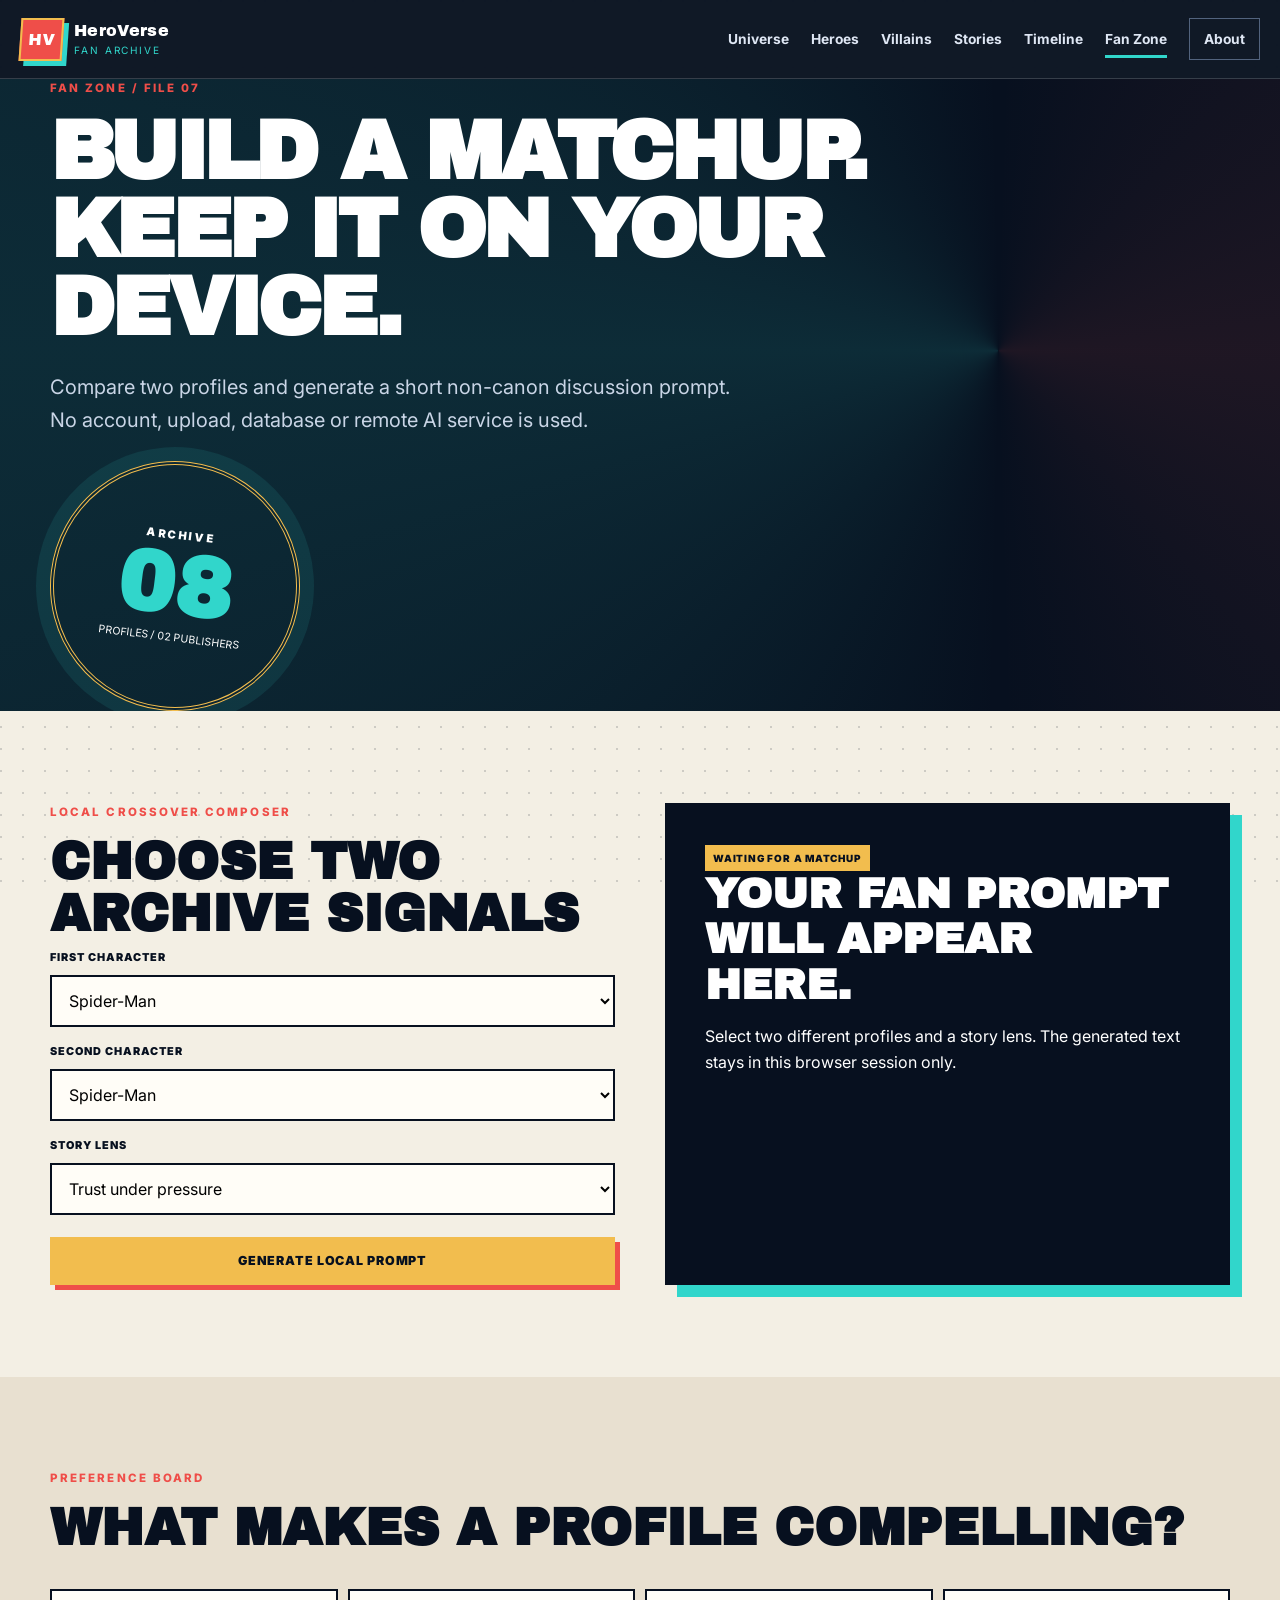
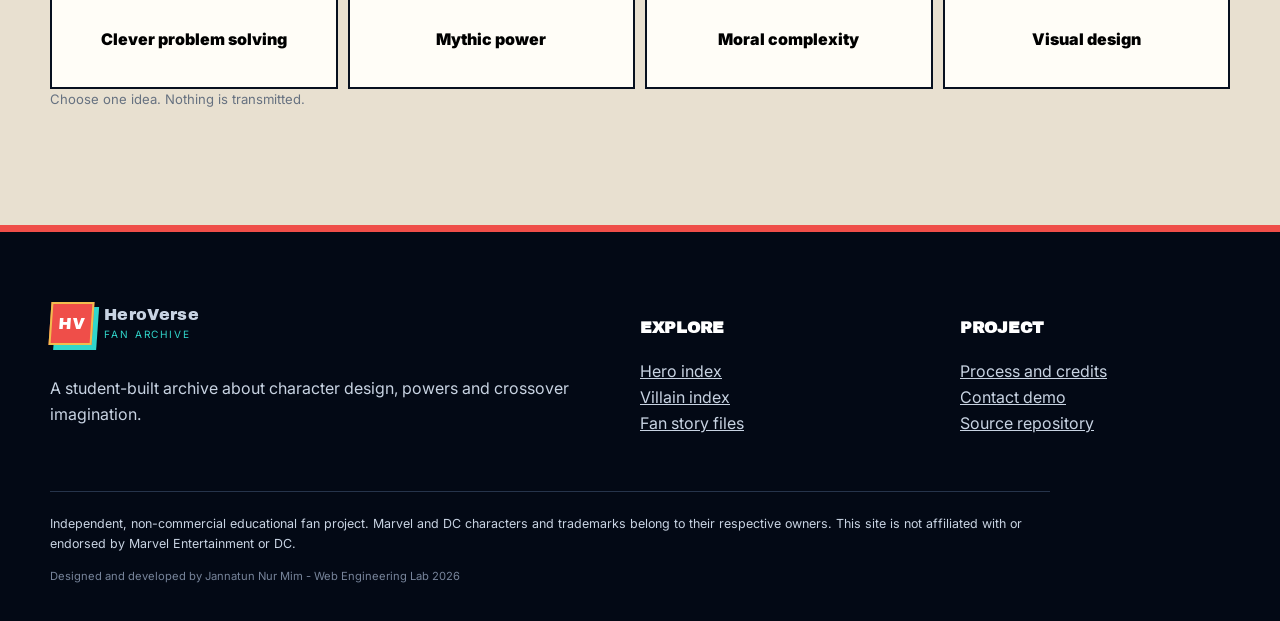
<file: fan-zone/index.html>
<!doctype html>
<html lang="en"><head><meta charset="utf-8"><meta name="viewport" content="width=device-width,initial-scale=1">
<title>Fan Zone | HeroVerse Fan Archive</title><meta name="description" content="Local character comparison and fan prompt interaction."><meta name="theme-color" content="#07101f">
<link rel="canonical" href="https://mim242-40-002-dot.github.io/prompt-and-pixel-ai/fan-zone/"><meta property="og:type" content="website"><meta property="og:title" content="Fan Zone | HeroVerse Fan Archive"><meta property="og:description" content="Local character comparison and fan prompt interaction."><meta property="og:url" content="https://mim242-40-002-dot.github.io/prompt-and-pixel-ai/fan-zone/">
<link rel="icon" href="../assets/icons/favicon.png"><link rel="stylesheet" href="../css/heroverse.css?v=2.0.0">
</head><body data-page="fan-zone"><a class="skip-link" href="#main-content">Skip to content</a>
<header class="site-header"><nav class="nav-shell" aria-label="Primary navigation">
  <a class="brand" href="https://mim242-40-002-dot.github.io/prompt-and-pixel-ai/" aria-label="HeroVerse Fan Archive home"><span class="brand-mark" aria-hidden="true">HV</span><span>HeroVerse<small>Fan Archive</small></span></a>
  <button class="nav-toggle" type="button" aria-expanded="false" aria-controls="site-menu"><span>Menu</span><i aria-hidden="true"></i></button>
  <div class="site-menu" id="site-menu"><a href="https://mim242-40-002-dot.github.io/prompt-and-pixel-ai/universe/">Universe</a><a href="https://mim242-40-002-dot.github.io/prompt-and-pixel-ai/heroes/">Heroes</a><a href="https://mim242-40-002-dot.github.io/prompt-and-pixel-ai/villains/">Villains</a><a href="https://mim242-40-002-dot.github.io/prompt-and-pixel-ai/stories/">Stories</a><a href="https://mim242-40-002-dot.github.io/prompt-and-pixel-ai/timeline/">Timeline</a><a href="https://mim242-40-002-dot.github.io/prompt-and-pixel-ai/fan-zone/" aria-current="page">Fan Zone</a><a class="nav-more" href="https://mim242-40-002-dot.github.io/prompt-and-pixel-ai/about/">About</a></div>
</nav></header><main id="main-content"><section class="page-hero"><div class="wrap hero-grid"><div><p class="kicker">Fan Zone / File 07</p><h1>Build a matchup. Keep it on your device.</h1><p class="lead">Compare two profiles and generate a short non-canon discussion prompt. No account, upload, database or remote AI service is used.</p></div><div class="hero-seal" aria-hidden="true"><span>ARCHIVE</span><strong>08</strong><small>profiles / 02 publishers</small></div></div></section><section class="section"><div class="wrap fan-lab"><div><p class="kicker">Local crossover composer</p><h2>Choose two archive signals</h2><form id="matchup-form"><label for="fighter-a">First character</label><select id="fighter-a" required><option value="spider-man">Spider-Man</option><option value="thor">Thor</option><option value="iron-man">Iron Man</option><option value="hulk">Hulk</option><option value="doctor-strange">Doctor Strange</option><option value="green-arrow">Green Arrow</option><option value="loki">Loki</option><option value="thanos">Thanos</option></select><label for="fighter-b">Second character</label><select id="fighter-b" required><option value="spider-man">Spider-Man</option><option value="thor">Thor</option><option value="iron-man">Iron Man</option><option value="hulk">Hulk</option><option value="doctor-strange">Doctor Strange</option><option value="green-arrow">Green Arrow</option><option value="loki">Loki</option><option value="thanos">Thanos</option></select><label for="theme">Story lens</label><select id="theme"><option value="trust">Trust under pressure</option><option value="power">Power and responsibility</option><option value="strategy">Strategy versus strength</option><option value="identity">Secret identity</option></select><button class="button" type="submit">Generate local prompt</button></form></div><aside class="prompt-output" id="matchup-output" aria-live="polite"><span class="issue-tag">Waiting for a matchup</span><h2>Your fan prompt will appear here.</h2><p>Select two different profiles and a story lens. The generated text stays in this browser session only.</p></aside></div></section>
<section class="section section--paper"><div class="wrap"><div class="section-heading"><div><p class="kicker">Preference board</p><h2>What makes a profile compelling?</h2></div></div><div class="vote-grid" role="group" aria-label="Local preference buttons"><button type="button" data-vote="Clever problem solving">Clever problem solving</button><button type="button" data-vote="Mythic power">Mythic power</button><button type="button" data-vote="Moral complexity">Moral complexity</button><button type="button" data-vote="Visual design">Visual design</button></div><p id="vote-status" class="filter-status" aria-live="polite">Choose one idea. Nothing is transmitted.</p></div></section></main><footer class="site-footer">
  <div class="footer-grid"><div><a class="brand brand--footer" href="https://mim242-40-002-dot.github.io/prompt-and-pixel-ai/"><span class="brand-mark" aria-hidden="true">HV</span><span>HeroVerse<small>Fan Archive</small></span></a><p>A student-built archive about character design, powers and crossover imagination.</p></div>
  <div><h2>Explore</h2><p><a href="https://mim242-40-002-dot.github.io/prompt-and-pixel-ai/heroes/">Hero index</a><br><a href="https://mim242-40-002-dot.github.io/prompt-and-pixel-ai/villains/">Villain index</a><br><a href="https://mim242-40-002-dot.github.io/prompt-and-pixel-ai/stories/">Fan story files</a></p></div>
  <div><h2>Project</h2><p><a href="https://mim242-40-002-dot.github.io/prompt-and-pixel-ai/about/">Process and credits</a><br><a href="https://mim242-40-002-dot.github.io/prompt-and-pixel-ai/contact/">Contact demo</a><br><a href="https://github.com/mim242-40-002-dot/prompt-and-pixel-ai">Source repository</a></p></div></div>
  <p class="legal">Independent, non-commercial educational fan project. Marvel and DC characters and trademarks belong to their respective owners. This site is not affiliated with or endorsed by Marvel Entertainment or DC.</p><p class="copyright">Designed and developed by Jannatun Nur Mim - Web Engineering Lab 2026</p>
</footer><script src="../js/heroverse.js?v=2.0.0" defer></script></body></html>
</file>
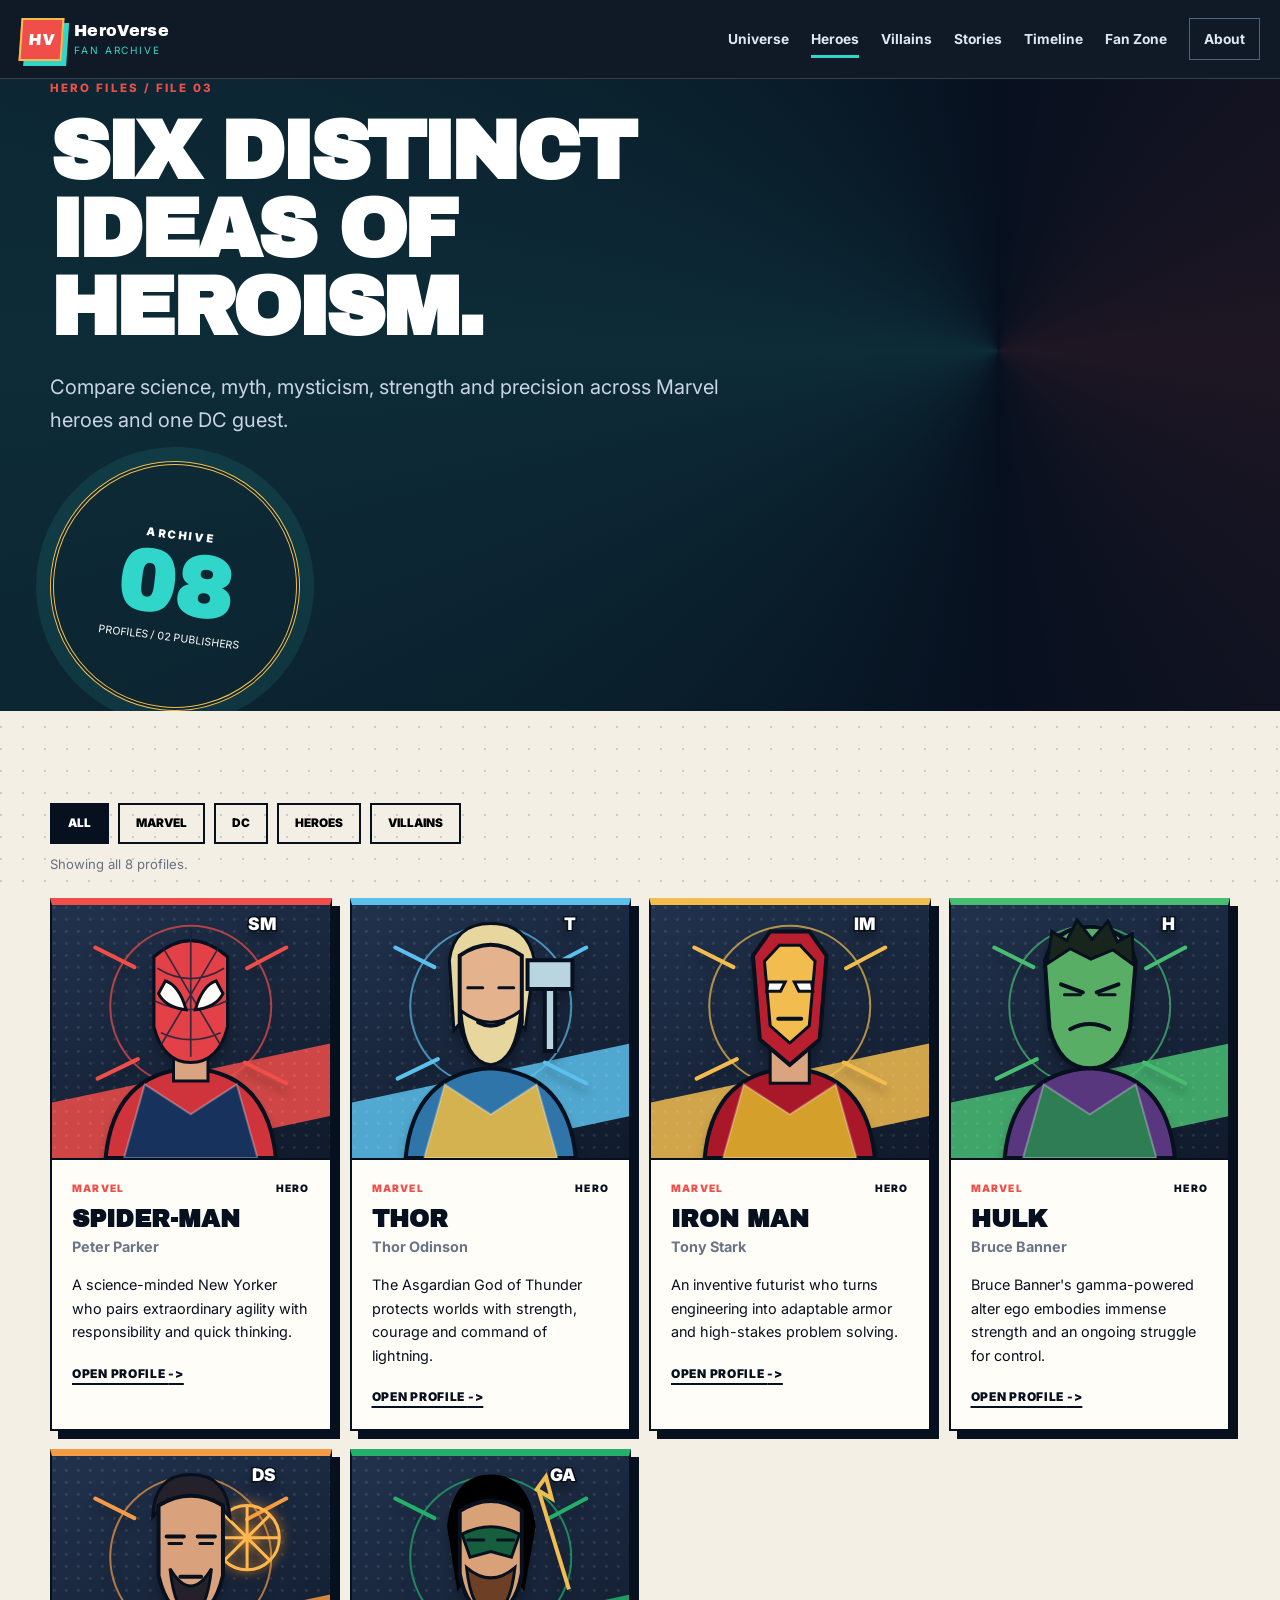
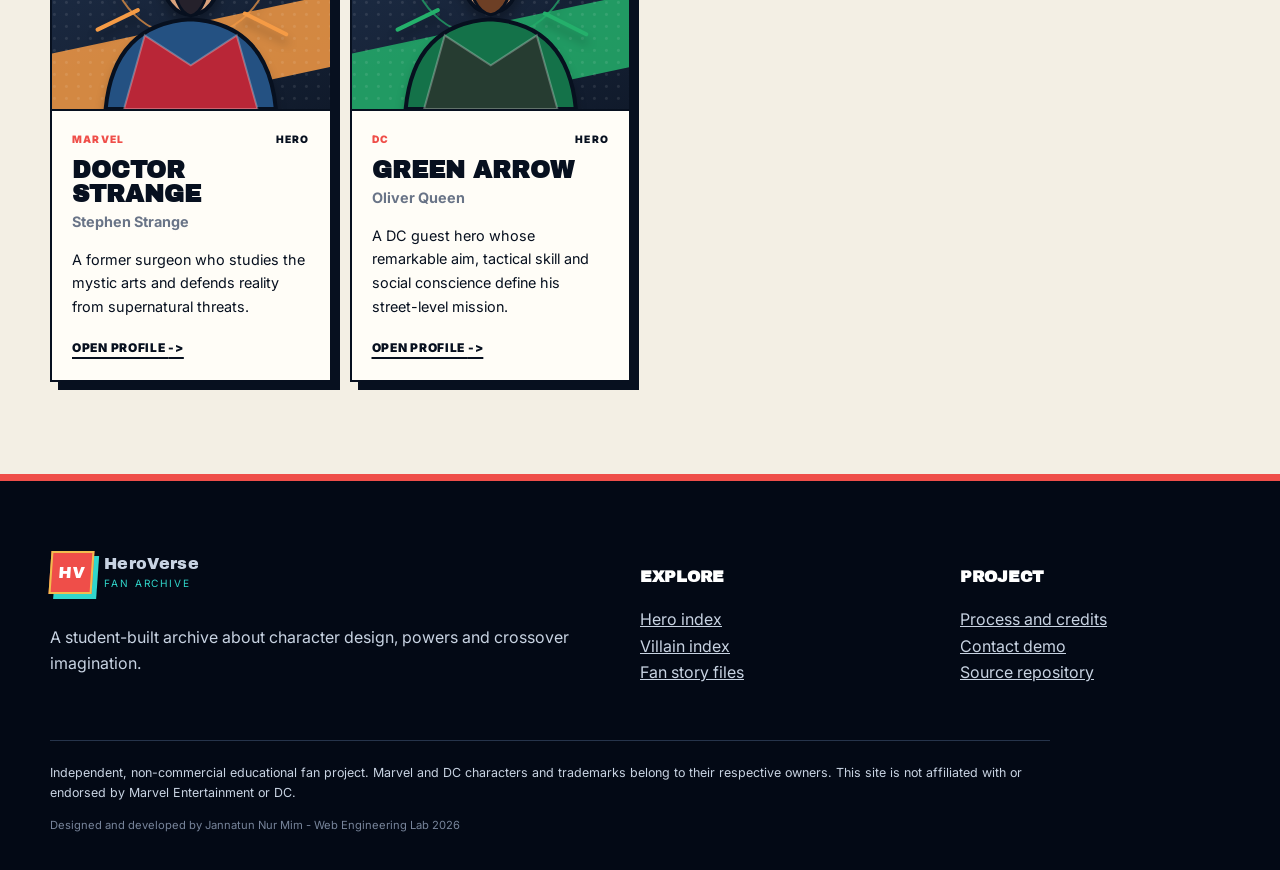
<file: heroes/index.html>
<!doctype html>
<html lang="en"><head><meta charset="utf-8"><meta name="viewport" content="width=device-width,initial-scale=1">
<title>Heroes | HeroVerse Fan Archive</title><meta name="description" content="Spider-Man, Thor, Iron Man, Hulk, Doctor Strange and Green Arrow profile archive."><meta name="theme-color" content="#07101f">
<link rel="canonical" href="https://mim242-40-002-dot.github.io/prompt-and-pixel-ai/heroes/"><meta property="og:type" content="website"><meta property="og:title" content="Heroes | HeroVerse Fan Archive"><meta property="og:description" content="Spider-Man, Thor, Iron Man, Hulk, Doctor Strange and Green Arrow profile archive."><meta property="og:url" content="https://mim242-40-002-dot.github.io/prompt-and-pixel-ai/heroes/">
<link rel="icon" href="../assets/icons/favicon.png"><link rel="stylesheet" href="../css/heroverse.css?v=2.0.0">
</head><body data-page="heroes"><a class="skip-link" href="#main-content">Skip to content</a>
<header class="site-header"><nav class="nav-shell" aria-label="Primary navigation">
  <a class="brand" href="https://mim242-40-002-dot.github.io/prompt-and-pixel-ai/" aria-label="HeroVerse Fan Archive home"><span class="brand-mark" aria-hidden="true">HV</span><span>HeroVerse<small>Fan Archive</small></span></a>
  <button class="nav-toggle" type="button" aria-expanded="false" aria-controls="site-menu"><span>Menu</span><i aria-hidden="true"></i></button>
  <div class="site-menu" id="site-menu"><a href="https://mim242-40-002-dot.github.io/prompt-and-pixel-ai/universe/">Universe</a><a href="https://mim242-40-002-dot.github.io/prompt-and-pixel-ai/heroes/" aria-current="page">Heroes</a><a href="https://mim242-40-002-dot.github.io/prompt-and-pixel-ai/villains/">Villains</a><a href="https://mim242-40-002-dot.github.io/prompt-and-pixel-ai/stories/">Stories</a><a href="https://mim242-40-002-dot.github.io/prompt-and-pixel-ai/timeline/">Timeline</a><a href="https://mim242-40-002-dot.github.io/prompt-and-pixel-ai/fan-zone/">Fan Zone</a><a class="nav-more" href="https://mim242-40-002-dot.github.io/prompt-and-pixel-ai/about/">About</a></div>
</nav></header><main id="main-content"><section class="page-hero"><div class="wrap hero-grid"><div><p class="kicker">Hero files / File 03</p><h1>Six distinct ideas of heroism.</h1><p class="lead">Compare science, myth, mysticism, strength and precision across Marvel heroes and one DC guest.</p></div><div class="hero-seal" aria-hidden="true"><span>ARCHIVE</span><strong>08</strong><small>profiles / 02 publishers</small></div></div></section><section class="section"><div class="wrap"><div class="filter-bar" role="group" aria-label="Filter character archive">
      <button type="button" class="filter is-active" data-filter="all" aria-pressed="true">All</button>
      <button type="button" class="filter" data-filter="marvel" aria-pressed="false">Marvel</button>
      <button type="button" class="filter" data-filter="dc" aria-pressed="false">DC</button>
      <button type="button" class="filter" data-filter="hero" aria-pressed="false">Heroes</button>
      <button type="button" class="filter" data-filter="villain" aria-pressed="false">Villains</button>
    </div><p class="filter-status" aria-live="polite">Showing all 8 profiles.</p><div class="character-grid" id="character-grid"><article class="character-card accent-crimson" data-publisher="marvel" data-alignment="hero" data-character="spider-man">
      <div class="portrait portrait--spider-man" role="img" aria-label="Original cartoon fan illustration representing Spider-Man">
      <svg class="portrait-art" viewBox="0 0 180 220" aria-hidden="true" focusable="false">
        <circle class="c-orbit" cx="90" cy="88" r="70"/><path class="c-rays" d="M7 37l34 17M139 55l34-18M9 151l35-17M137 137l36 18"/>
        <path class="c-torso" d="M16 220q7-74 74-78 67 4 74 78z"/><path class="c-chest" d="M50 156l40 26 40-26 18 64H32z"/>
        <path class="c-neck" d="M75 126h30v27H75z"/><path class="c-head c-mask" d="M58 45q32-28 64 0v61q-8 31-32 31t-32-31z"/><path class="c-web" d="M90 20v112M61 55q29 18 58 0M58 83q32 16 64 0M64 111q26 12 52 0M64 34l52 88M116 34l-52 88"/><path class="c-eye" d="M68 66q12 4 18 25-18-2-24-14zM112 66q-12 4-18 25 18-2 24-14z"/><text class="c-glyph" x="164" y="22" text-anchor="end">SM</text>
      </svg></div>
      <div class="character-copy">
        <div class="eyebrow-row"><span class="publisher">Marvel</span><span>Hero</span></div>
        <h3>Spider-Man</h3><p class="identity">Peter Parker</p>
        <p>A science-minded New Yorker who pairs extraordinary agility with responsibility and quick thinking.</p>
        <button class="text-link" type="button" data-profile="{&quot;name&quot;: &quot;Spider-Man&quot;, &quot;identity&quot;: &quot;Peter Parker&quot;, &quot;publisher&quot;: &quot;Marvel&quot;, &quot;role&quot;: &quot;Hero&quot;, &quot;ability&quot;: &quot;Spider-sense, agility and web-shooters&quot;, &quot;bio&quot;: &quot;A science-minded New Yorker who pairs extraordinary agility with responsibility and quick thinking.&quot;, &quot;source&quot;: &quot;https://www.marvel.com/characters/spider-man-peter-parker&quot;}" aria-haspopup="dialog">Open profile <span aria-hidden="true">-&gt;</span></button>
      </div>
    </article><article class="character-card accent-sky" data-publisher="marvel" data-alignment="hero" data-character="thor">
      <div class="portrait portrait--thor" role="img" aria-label="Original cartoon fan illustration representing Thor">
      <svg class="portrait-art" viewBox="0 0 180 220" aria-hidden="true" focusable="false">
        <circle class="c-orbit" cx="90" cy="88" r="70"/><path class="c-rays" d="M7 37l34 17M139 55l34-18M9 151l35-17M137 137l36 18"/>
        <path class="c-torso" d="M16 220q7-74 74-78 67 4 74 78z"/><path class="c-chest" d="M50 156l40 26 40-26 18 64H32z"/>
        <path class="c-hair" d="M54 48q4-32 36-32t38 32l-8 60-15-16H72l-14 17z"/><path class="c-head" d="M63 44q27-19 54 0v58q-7 34-27 34t-27-34z"/><path class="c-hair c-beard" d="M64 92q26 20 52 0-4 44-26 47-23-3-26-47z"/><path class="c-eye" d="M70 72h13M97 72h13"/><path class="c-mouth" d="M79 102q11 6 22 0"/><path class="c-hammer" d="M122 48h39v25h-39zM137 73h9v54h-9z"/><text class="c-glyph" x="164" y="22" text-anchor="end">T</text>
      </svg></div>
      <div class="character-copy">
        <div class="eyebrow-row"><span class="publisher">Marvel</span><span>Hero</span></div>
        <h3>Thor</h3><p class="identity">Thor Odinson</p>
        <p>The Asgardian God of Thunder protects worlds with strength, courage and command of lightning.</p>
        <button class="text-link" type="button" data-profile="{&quot;name&quot;: &quot;Thor&quot;, &quot;identity&quot;: &quot;Thor Odinson&quot;, &quot;publisher&quot;: &quot;Marvel&quot;, &quot;role&quot;: &quot;Hero&quot;, &quot;ability&quot;: &quot;Thunder, flight and enchanted hammer&quot;, &quot;bio&quot;: &quot;The Asgardian God of Thunder protects worlds with strength, courage and command of lightning.&quot;, &quot;source&quot;: &quot;https://www.marvel.com/characters/thor-thor-odinson/on-screen&quot;}" aria-haspopup="dialog">Open profile <span aria-hidden="true">-&gt;</span></button>
      </div>
    </article><article class="character-card accent-gold" data-publisher="marvel" data-alignment="hero" data-character="iron-man">
      <div class="portrait portrait--iron-man" role="img" aria-label="Original cartoon fan illustration representing Iron Man">
      <svg class="portrait-art" viewBox="0 0 180 220" aria-hidden="true" focusable="false">
        <circle class="c-orbit" cx="90" cy="88" r="70"/><path class="c-rays" d="M7 37l34 17M139 55l34-18M9 151l35-17M137 137l36 18"/>
        <path class="c-torso" d="M16 220q7-74 74-78 67 4 74 78z"/><path class="c-chest" d="M50 156l40 26 40-26 18 64H32z"/>
        <path class="c-neck" d="M73 125h34v30H73z"/><path class="c-head c-helmet" d="M58 44l15-21h34l15 21-6 73-26 22-26-22z"/><path class="c-faceplate" d="M68 49l13-14h18l13 14-5 56-17 15-17-15z"/><path class="c-eye" d="M71 67h15l-4 8H70zM109 67H94l4 8h12z"/><path class="c-mouth" d="M80 99h20"/><text class="c-glyph" x="164" y="22" text-anchor="end">IM</text>
      </svg></div>
      <div class="character-copy">
        <div class="eyebrow-row"><span class="publisher">Marvel</span><span>Hero</span></div>
        <h3>Iron Man</h3><p class="identity">Tony Stark</p>
        <p>An inventive futurist who turns engineering into adaptable armor and high-stakes problem solving.</p>
        <button class="text-link" type="button" data-profile="{&quot;name&quot;: &quot;Iron Man&quot;, &quot;identity&quot;: &quot;Tony Stark&quot;, &quot;publisher&quot;: &quot;Marvel&quot;, &quot;role&quot;: &quot;Hero&quot;, &quot;ability&quot;: &quot;Powered armor, flight and engineering&quot;, &quot;bio&quot;: &quot;An inventive futurist who turns engineering into adaptable armor and high-stakes problem solving.&quot;, &quot;source&quot;: &quot;https://www.marvel.com/characters/iron-man-tony-stark&quot;}" aria-haspopup="dialog">Open profile <span aria-hidden="true">-&gt;</span></button>
      </div>
    </article><article class="character-card accent-green" data-publisher="marvel" data-alignment="hero" data-character="hulk">
      <div class="portrait portrait--hulk" role="img" aria-label="Original cartoon fan illustration representing Hulk">
      <svg class="portrait-art" viewBox="0 0 180 220" aria-hidden="true" focusable="false">
        <circle class="c-orbit" cx="90" cy="88" r="70"/><path class="c-rays" d="M7 37l34 17M139 55l34-18M9 151l35-17M137 137l36 18"/>
        <path class="c-torso" d="M16 220q7-74 74-78 67 4 74 78z"/><path class="c-chest" d="M50 156l40 26 40-26 18 64H32z"/>
        <path class="c-head" d="M51 49q8-30 39-30t40 30l-5 58q-9 35-35 35t-35-35z"/><path class="c-hair" d="M53 51l4-28 13 8 9-18 13 17 14-16 8 18 13-7 1 27-18-13-19 8-18-9z"/><path class="c-brow" d="M65 69l19 7M115 69l-19 7"/><path class="c-eye" d="M68 78h14M98 78h14"/><path class="c-mouth" d="M73 108q17-9 34 0"/><text class="c-glyph" x="164" y="22" text-anchor="end">H</text>
      </svg></div>
      <div class="character-copy">
        <div class="eyebrow-row"><span class="publisher">Marvel</span><span>Hero</span></div>
        <h3>Hulk</h3><p class="identity">Bruce Banner</p>
        <p>Bruce Banner's gamma-powered alter ego embodies immense strength and an ongoing struggle for control.</p>
        <button class="text-link" type="button" data-profile="{&quot;name&quot;: &quot;Hulk&quot;, &quot;identity&quot;: &quot;Bruce Banner&quot;, &quot;publisher&quot;: &quot;Marvel&quot;, &quot;role&quot;: &quot;Hero&quot;, &quot;ability&quot;: &quot;Gamma strength, resilience and leaps&quot;, &quot;bio&quot;: &quot;Bruce Banner's gamma-powered alter ego embodies immense strength and an ongoing struggle for control.&quot;, &quot;source&quot;: &quot;https://www.marvel.com/characters/hulk-bruce-banner&quot;}" aria-haspopup="dialog">Open profile <span aria-hidden="true">-&gt;</span></button>
      </div>
    </article><article class="character-card accent-amber" data-publisher="marvel" data-alignment="hero" data-character="doctor-strange">
      <div class="portrait portrait--doctor-strange" role="img" aria-label="Original cartoon fan illustration representing Doctor Strange">
      <svg class="portrait-art" viewBox="0 0 180 220" aria-hidden="true" focusable="false">
        <circle class="c-orbit" cx="90" cy="88" r="70"/><path class="c-rays" d="M7 37l34 17M139 55l34-18M9 151l35-17M137 137l36 18"/>
        <path class="c-torso" d="M16 220q7-74 74-78 67 4 74 78z"/><path class="c-chest" d="M50 156l40 26 40-26 18 64H32z"/>
        <circle class="c-spell" cx="139" cy="71" r="28"/><path class="c-spell" d="M111 71h56M139 43v56M119 51l40 40M159 51l-40 40"/><path class="c-hair" d="M57 53q1-37 33-37t34 37l-14-15-20 9-20-9z"/><path class="c-head" d="M62 43q28-17 56 0v61q-8 34-28 34t-28-34z"/><path class="c-brow" d="M69 70h15M96 70h15"/><path class="c-eye" d="M71 76h11M98 76h11"/><path class="c-beard" d="M72 98q18 30 36 0-4 38-18 41-14-3-18-41z"/><path class="c-mouth" d="M81 105h18"/><text class="c-glyph" x="164" y="22" text-anchor="end">DS</text>
      </svg></div>
      <div class="character-copy">
        <div class="eyebrow-row"><span class="publisher">Marvel</span><span>Hero</span></div>
        <h3>Doctor Strange</h3><p class="identity">Stephen Strange</p>
        <p>A former surgeon who studies the mystic arts and defends reality from supernatural threats.</p>
        <button class="text-link" type="button" data-profile="{&quot;name&quot;: &quot;Doctor Strange&quot;, &quot;identity&quot;: &quot;Stephen Strange&quot;, &quot;publisher&quot;: &quot;Marvel&quot;, &quot;role&quot;: &quot;Hero&quot;, &quot;ability&quot;: &quot;Mystic arts, portals and protective spells&quot;, &quot;bio&quot;: &quot;A former surgeon who studies the mystic arts and defends reality from supernatural threats.&quot;, &quot;source&quot;: &quot;https://www.marvel.com/characters/doctor-strange-stephen-strange&quot;}" aria-haspopup="dialog">Open profile <span aria-hidden="true">-&gt;</span></button>
      </div>
    </article><article class="character-card accent-emerald" data-publisher="dc" data-alignment="hero" data-character="green-arrow">
      <div class="portrait portrait--green-arrow" role="img" aria-label="Original cartoon fan illustration representing Green Arrow">
      <svg class="portrait-art" viewBox="0 0 180 220" aria-hidden="true" focusable="false">
        <circle class="c-orbit" cx="90" cy="88" r="70"/><path class="c-rays" d="M7 37l34 17M139 55l34-18M9 151l35-17M137 137l36 18"/>
        <path class="c-torso" d="M16 220q7-74 74-78 67 4 74 78z"/><path class="c-chest" d="M50 156l40 26 40-26 18 64H32z"/>
        <path class="c-hood" d="M52 61q5-45 38-45t39 45l-10 57-13-23H74l-13 23z"/><path class="c-head" d="M63 48q27-18 54 0v54q-6 34-27 34t-27-34z"/><path class="c-mask" d="M65 68q25-13 50 0l-7 20-18-5-18 5z"/><path class="c-eye" d="M70 73h14M96 73h14"/><path class="c-beard" d="M69 97q21 18 42 0-4 38-21 41-17-3-21-41z"/><path class="c-arrow" d="M131 28l27 88M143 37l-13-8 8-11z"/><text class="c-glyph" x="164" y="22" text-anchor="end">GA</text>
      </svg></div>
      <div class="character-copy">
        <div class="eyebrow-row"><span class="publisher">DC</span><span>Hero</span></div>
        <h3>Green Arrow</h3><p class="identity">Oliver Queen</p>
        <p>A DC guest hero whose remarkable aim, tactical skill and social conscience define his street-level mission.</p>
        <button class="text-link" type="button" data-profile="{&quot;name&quot;: &quot;Green Arrow&quot;, &quot;identity&quot;: &quot;Oliver Queen&quot;, &quot;publisher&quot;: &quot;DC&quot;, &quot;role&quot;: &quot;Hero&quot;, &quot;ability&quot;: &quot;Archery, precision and martial arts&quot;, &quot;bio&quot;: &quot;A DC guest hero whose remarkable aim, tactical skill and social conscience define his street-level mission.&quot;, &quot;source&quot;: &quot;https://www.dc.com/characters/green-arrow&quot;}" aria-haspopup="dialog">Open profile <span aria-hidden="true">-&gt;</span></button>
      </div>
    </article></div></div></section><dialog class="profile-dialog" id="profile-dialog" aria-labelledby="profile-title">
      <div class="dialog-top"><span class="issue-tag">Archive profile</span><button class="dialog-close" type="button" aria-label="Close profile">Close</button></div>
      <p class="kicker" id="profile-meta"></p><h2 id="profile-title"></h2><p class="dialog-identity" id="profile-identity"></p>
      <dl class="profile-facts"><div><dt>Role</dt><dd id="profile-role"></dd></div><div><dt>Abilities</dt><dd id="profile-ability"></dd></div></dl>
      <p id="profile-bio"></p><a class="button button--dark" id="profile-source" href="#" target="_blank" rel="noopener">Read official profile</a>
    </dialog></main><footer class="site-footer">
  <div class="footer-grid"><div><a class="brand brand--footer" href="https://mim242-40-002-dot.github.io/prompt-and-pixel-ai/"><span class="brand-mark" aria-hidden="true">HV</span><span>HeroVerse<small>Fan Archive</small></span></a><p>A student-built archive about character design, powers and crossover imagination.</p></div>
  <div><h2>Explore</h2><p><a href="https://mim242-40-002-dot.github.io/prompt-and-pixel-ai/heroes/">Hero index</a><br><a href="https://mim242-40-002-dot.github.io/prompt-and-pixel-ai/villains/">Villain index</a><br><a href="https://mim242-40-002-dot.github.io/prompt-and-pixel-ai/stories/">Fan story files</a></p></div>
  <div><h2>Project</h2><p><a href="https://mim242-40-002-dot.github.io/prompt-and-pixel-ai/about/">Process and credits</a><br><a href="https://mim242-40-002-dot.github.io/prompt-and-pixel-ai/contact/">Contact demo</a><br><a href="https://github.com/mim242-40-002-dot/prompt-and-pixel-ai">Source repository</a></p></div></div>
  <p class="legal">Independent, non-commercial educational fan project. Marvel and DC characters and trademarks belong to their respective owners. This site is not affiliated with or endorsed by Marvel Entertainment or DC.</p><p class="copyright">Designed and developed by Jannatun Nur Mim - Web Engineering Lab 2026</p>
</footer><script src="../js/heroverse.js?v=2.0.0" defer></script></body></html>
</file>
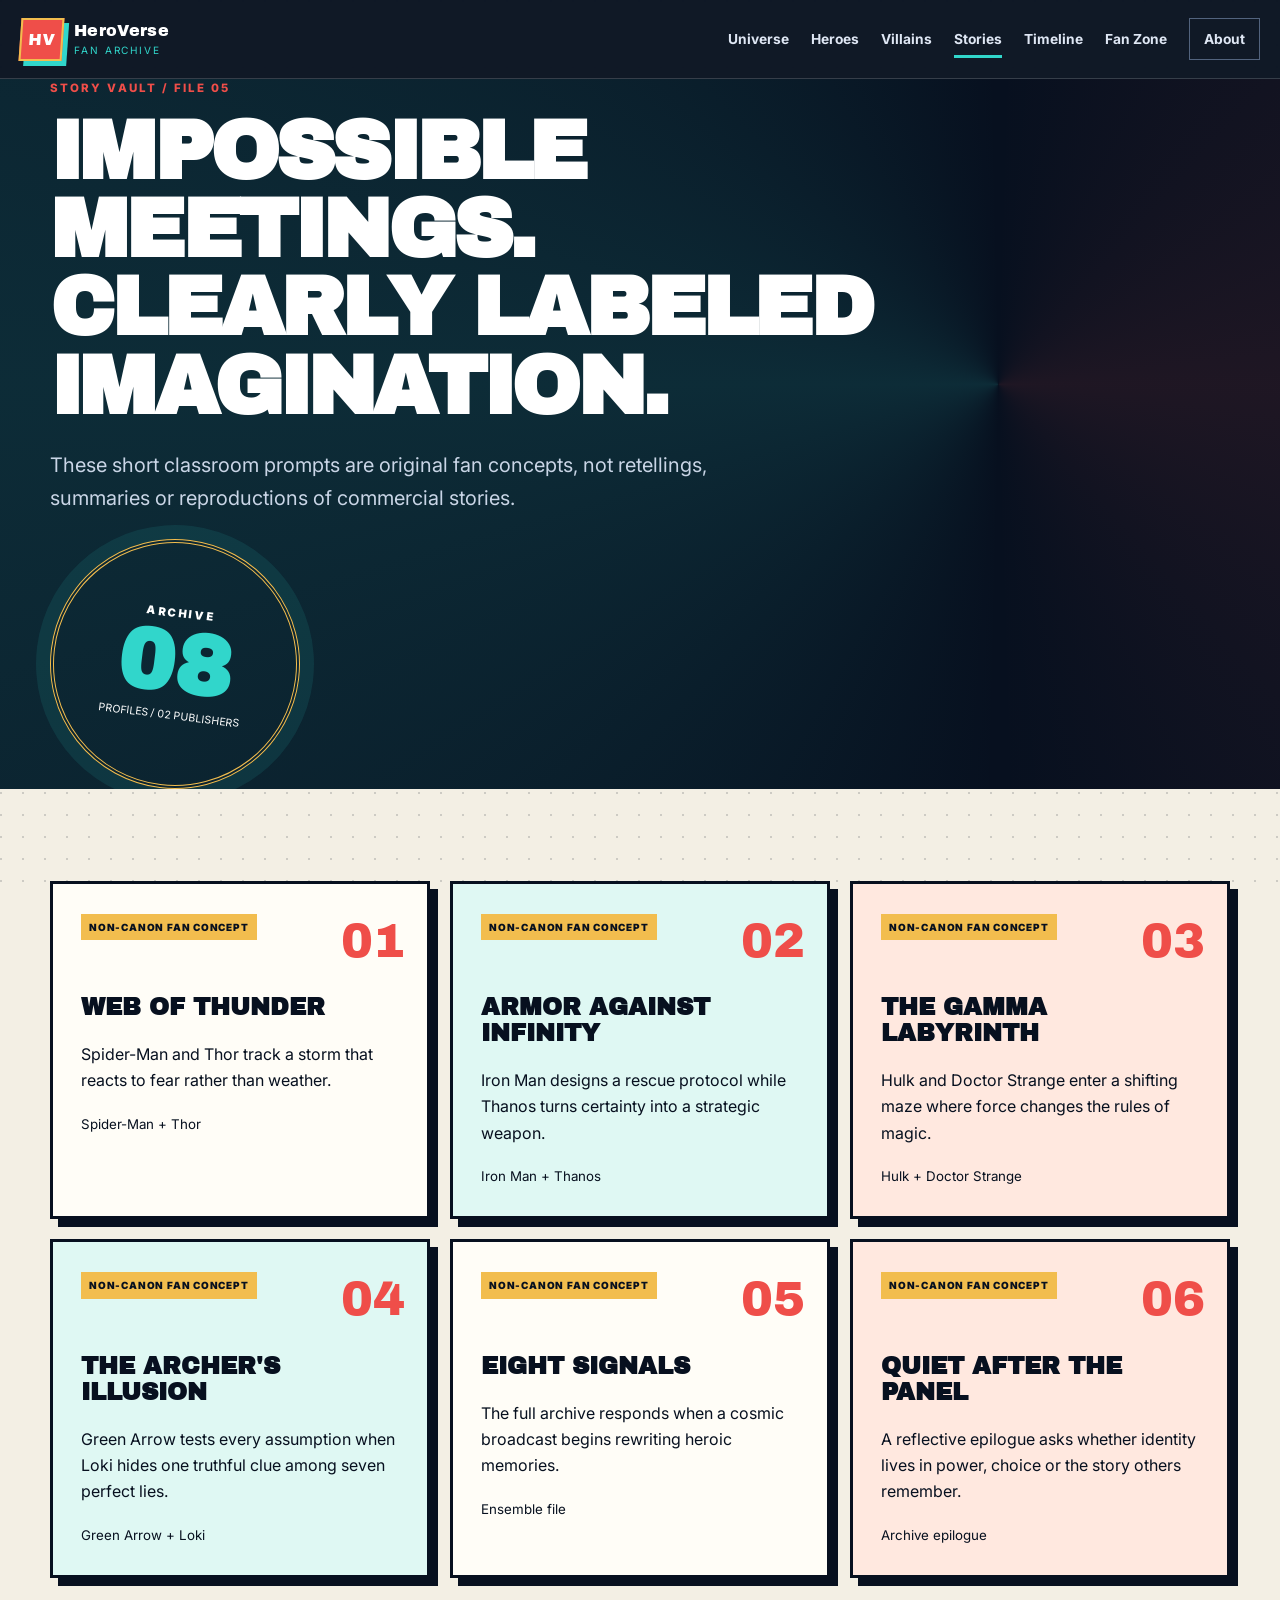
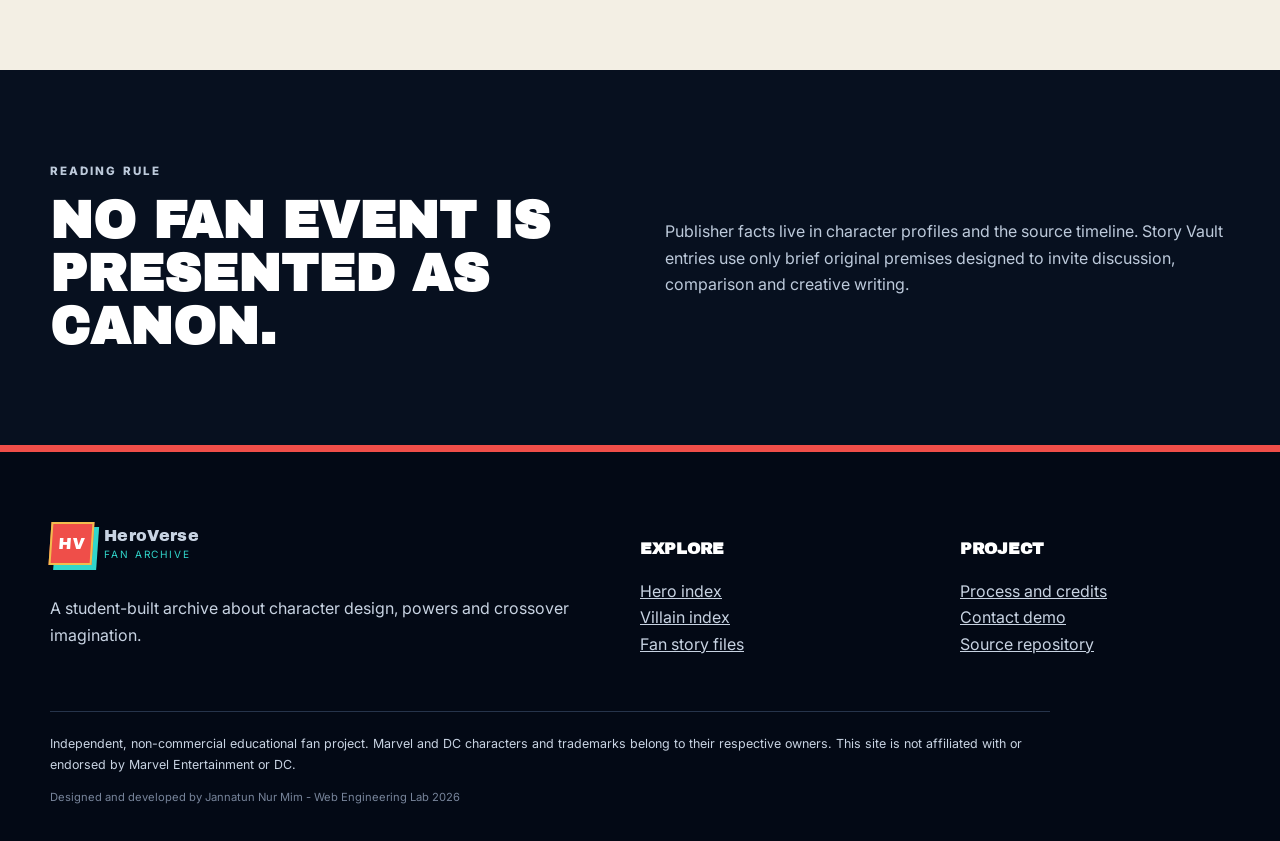
<file: stories/index.html>
<!doctype html>
<html lang="en"><head><meta charset="utf-8"><meta name="viewport" content="width=device-width,initial-scale=1">
<title>Stories | HeroVerse Fan Archive</title><meta name="description" content="Clearly labeled non-canon fan crossover concepts."><meta name="theme-color" content="#07101f">
<link rel="canonical" href="https://mim242-40-002-dot.github.io/prompt-and-pixel-ai/stories/"><meta property="og:type" content="website"><meta property="og:title" content="Stories | HeroVerse Fan Archive"><meta property="og:description" content="Clearly labeled non-canon fan crossover concepts."><meta property="og:url" content="https://mim242-40-002-dot.github.io/prompt-and-pixel-ai/stories/">
<link rel="icon" href="../assets/icons/favicon.png"><link rel="stylesheet" href="../css/heroverse.css?v=2.0.0">
</head><body data-page="stories"><a class="skip-link" href="#main-content">Skip to content</a>
<header class="site-header"><nav class="nav-shell" aria-label="Primary navigation">
  <a class="brand" href="https://mim242-40-002-dot.github.io/prompt-and-pixel-ai/" aria-label="HeroVerse Fan Archive home"><span class="brand-mark" aria-hidden="true">HV</span><span>HeroVerse<small>Fan Archive</small></span></a>
  <button class="nav-toggle" type="button" aria-expanded="false" aria-controls="site-menu"><span>Menu</span><i aria-hidden="true"></i></button>
  <div class="site-menu" id="site-menu"><a href="https://mim242-40-002-dot.github.io/prompt-and-pixel-ai/universe/">Universe</a><a href="https://mim242-40-002-dot.github.io/prompt-and-pixel-ai/heroes/">Heroes</a><a href="https://mim242-40-002-dot.github.io/prompt-and-pixel-ai/villains/">Villains</a><a href="https://mim242-40-002-dot.github.io/prompt-and-pixel-ai/stories/" aria-current="page">Stories</a><a href="https://mim242-40-002-dot.github.io/prompt-and-pixel-ai/timeline/">Timeline</a><a href="https://mim242-40-002-dot.github.io/prompt-and-pixel-ai/fan-zone/">Fan Zone</a><a class="nav-more" href="https://mim242-40-002-dot.github.io/prompt-and-pixel-ai/about/">About</a></div>
</nav></header><main id="main-content"><section class="page-hero"><div class="wrap hero-grid"><div><p class="kicker">Story vault / File 05</p><h1>Impossible meetings. Clearly labeled imagination.</h1><p class="lead">These short classroom prompts are original fan concepts, not retellings, summaries or reproductions of commercial stories.</p></div><div class="hero-seal" aria-hidden="true"><span>ARCHIVE</span><strong>08</strong><small>profiles / 02 publishers</small></div></div></section><section class="section"><div class="wrap story-grid"><article class="story-card"><span class="issue-tag">Non-canon fan concept</span><span class="story-no">01</span><h2>Web of Thunder</h2><p>Spider-Man and Thor track a storm that reacts to fear rather than weather.</p><small>Spider-Man + Thor</small></article><article class="story-card"><span class="issue-tag">Non-canon fan concept</span><span class="story-no">02</span><h2>Armor Against Infinity</h2><p>Iron Man designs a rescue protocol while Thanos turns certainty into a strategic weapon.</p><small>Iron Man + Thanos</small></article><article class="story-card"><span class="issue-tag">Non-canon fan concept</span><span class="story-no">03</span><h2>The Gamma Labyrinth</h2><p>Hulk and Doctor Strange enter a shifting maze where force changes the rules of magic.</p><small>Hulk + Doctor Strange</small></article><article class="story-card"><span class="issue-tag">Non-canon fan concept</span><span class="story-no">04</span><h2>The Archer's Illusion</h2><p>Green Arrow tests every assumption when Loki hides one truthful clue among seven perfect lies.</p><small>Green Arrow + Loki</small></article><article class="story-card"><span class="issue-tag">Non-canon fan concept</span><span class="story-no">05</span><h2>Eight Signals</h2><p>The full archive responds when a cosmic broadcast begins rewriting heroic memories.</p><small>Ensemble file</small></article><article class="story-card"><span class="issue-tag">Non-canon fan concept</span><span class="story-no">06</span><h2>Quiet After the Panel</h2><p>A reflective epilogue asks whether identity lives in power, choice or the story others remember.</p><small>Archive epilogue</small></article></div></section><section class="section section--ink"><div class="wrap split"><div><p class="kicker">Reading rule</p><h2>No fan event is presented as canon.</h2></div><p>Publisher facts live in character profiles and the source timeline. Story Vault entries use only brief original premises designed to invite discussion, comparison and creative writing.</p></div></section></main><footer class="site-footer">
  <div class="footer-grid"><div><a class="brand brand--footer" href="https://mim242-40-002-dot.github.io/prompt-and-pixel-ai/"><span class="brand-mark" aria-hidden="true">HV</span><span>HeroVerse<small>Fan Archive</small></span></a><p>A student-built archive about character design, powers and crossover imagination.</p></div>
  <div><h2>Explore</h2><p><a href="https://mim242-40-002-dot.github.io/prompt-and-pixel-ai/heroes/">Hero index</a><br><a href="https://mim242-40-002-dot.github.io/prompt-and-pixel-ai/villains/">Villain index</a><br><a href="https://mim242-40-002-dot.github.io/prompt-and-pixel-ai/stories/">Fan story files</a></p></div>
  <div><h2>Project</h2><p><a href="https://mim242-40-002-dot.github.io/prompt-and-pixel-ai/about/">Process and credits</a><br><a href="https://mim242-40-002-dot.github.io/prompt-and-pixel-ai/contact/">Contact demo</a><br><a href="https://github.com/mim242-40-002-dot/prompt-and-pixel-ai">Source repository</a></p></div></div>
  <p class="legal">Independent, non-commercial educational fan project. Marvel and DC characters and trademarks belong to their respective owners. This site is not affiliated with or endorsed by Marvel Entertainment or DC.</p><p class="copyright">Designed and developed by Jannatun Nur Mim - Web Engineering Lab 2026</p>
</footer><script src="../js/heroverse.js?v=2.0.0" defer></script></body></html>
</file>
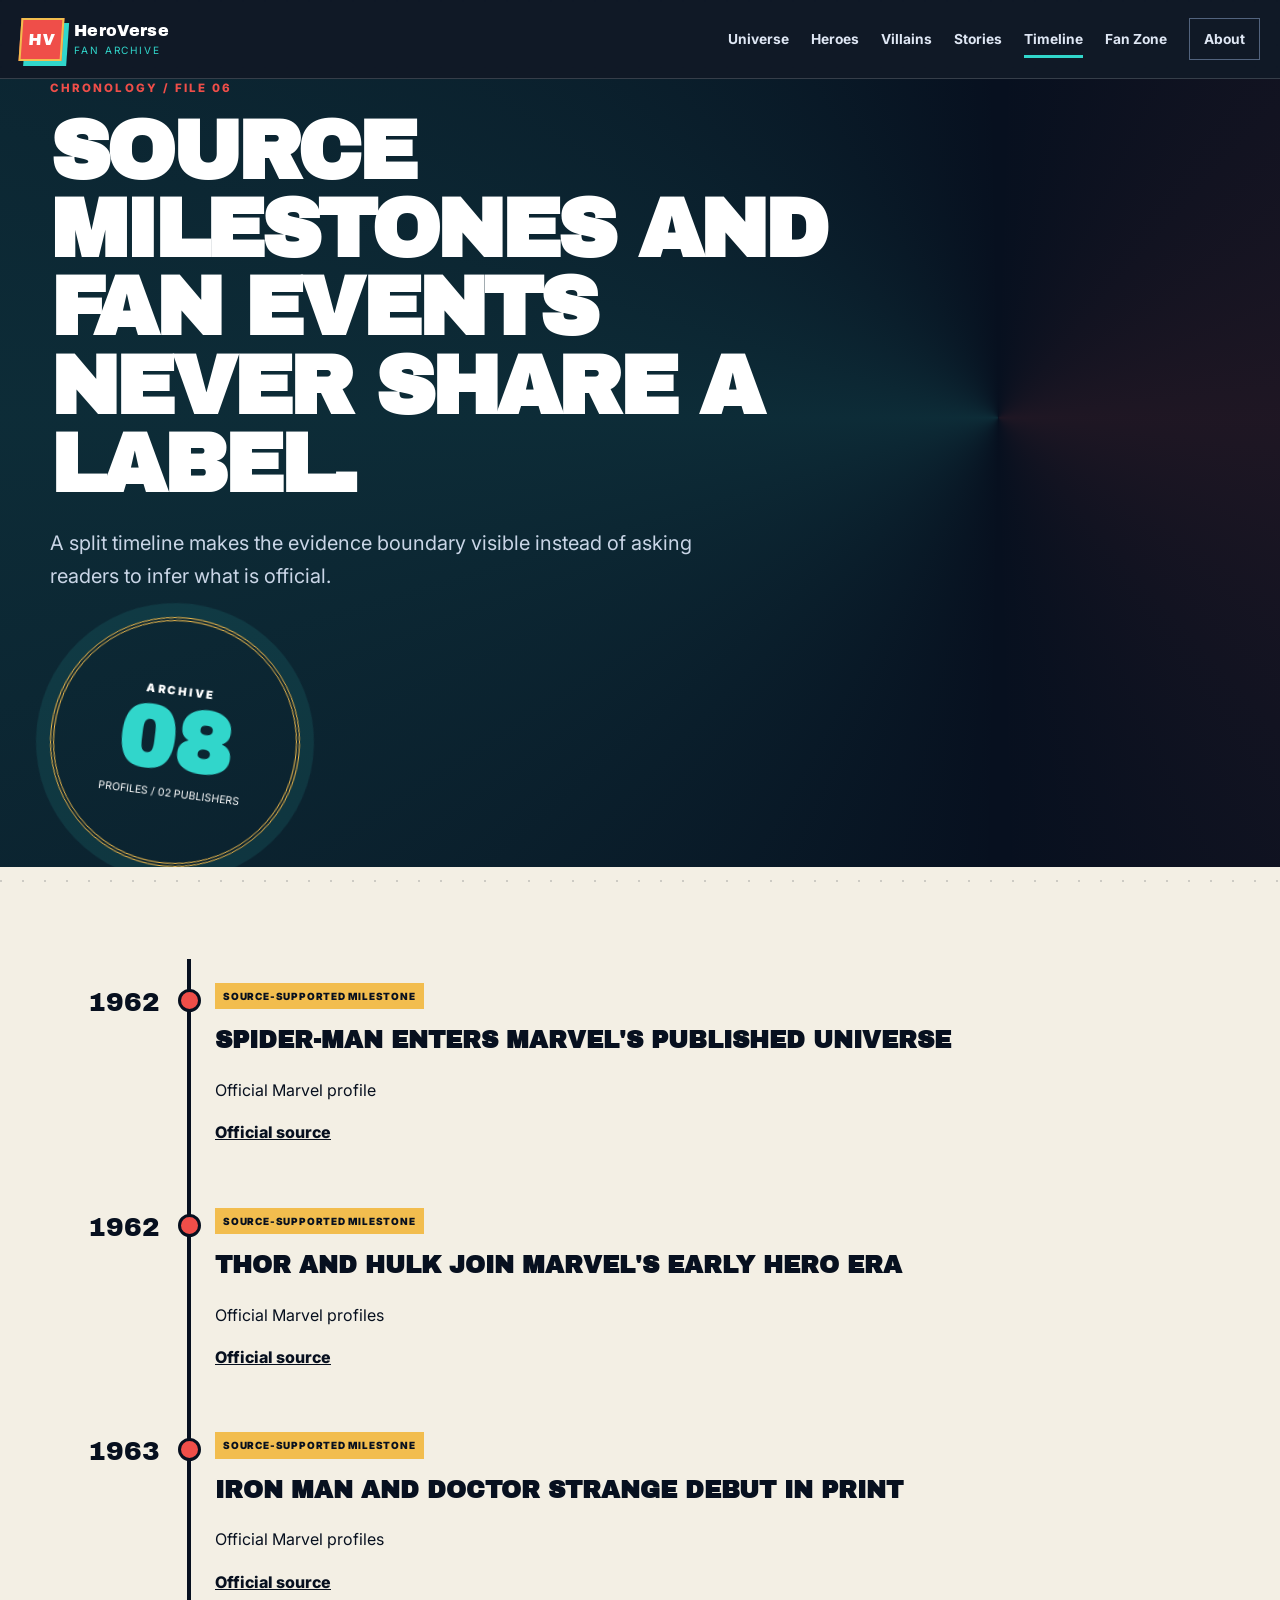
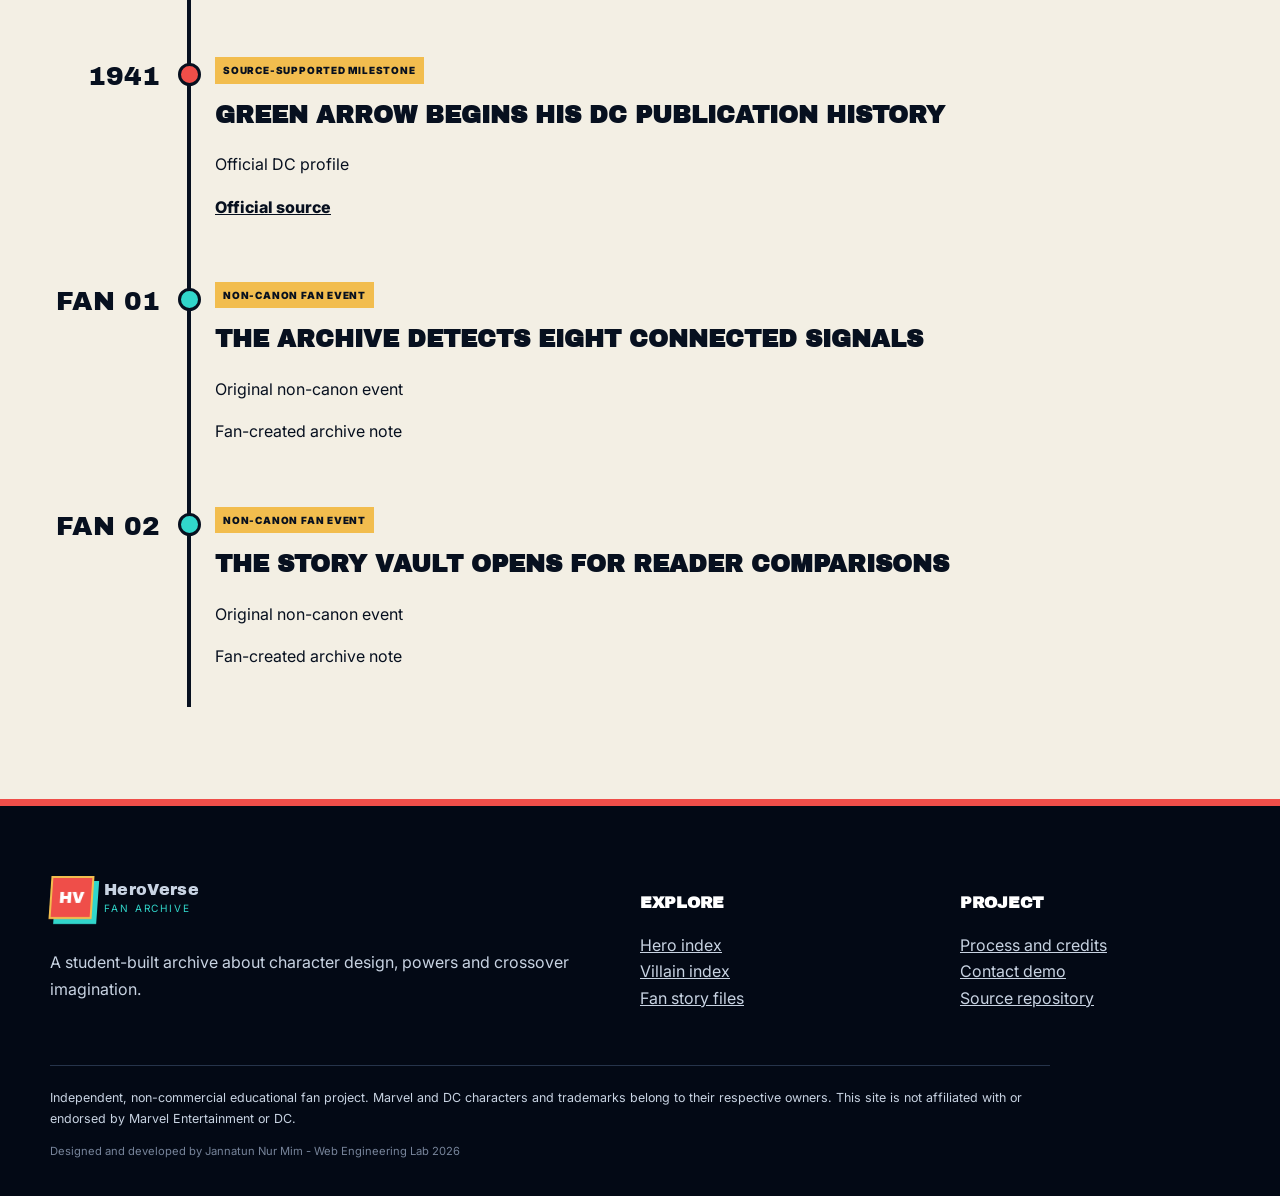
<file: timeline/index.html>
<!doctype html>
<html lang="en"><head><meta charset="utf-8"><meta name="viewport" content="width=device-width,initial-scale=1">
<title>Timeline | HeroVerse Fan Archive</title><meta name="description" content="Source-supported milestones separated from fan-created events."><meta name="theme-color" content="#07101f">
<link rel="canonical" href="https://mim242-40-002-dot.github.io/prompt-and-pixel-ai/timeline/"><meta property="og:type" content="website"><meta property="og:title" content="Timeline | HeroVerse Fan Archive"><meta property="og:description" content="Source-supported milestones separated from fan-created events."><meta property="og:url" content="https://mim242-40-002-dot.github.io/prompt-and-pixel-ai/timeline/">
<link rel="icon" href="../assets/icons/favicon.png"><link rel="stylesheet" href="../css/heroverse.css?v=2.0.0">
</head><body data-page="timeline"><a class="skip-link" href="#main-content">Skip to content</a>
<header class="site-header"><nav class="nav-shell" aria-label="Primary navigation">
  <a class="brand" href="https://mim242-40-002-dot.github.io/prompt-and-pixel-ai/" aria-label="HeroVerse Fan Archive home"><span class="brand-mark" aria-hidden="true">HV</span><span>HeroVerse<small>Fan Archive</small></span></a>
  <button class="nav-toggle" type="button" aria-expanded="false" aria-controls="site-menu"><span>Menu</span><i aria-hidden="true"></i></button>
  <div class="site-menu" id="site-menu"><a href="https://mim242-40-002-dot.github.io/prompt-and-pixel-ai/universe/">Universe</a><a href="https://mim242-40-002-dot.github.io/prompt-and-pixel-ai/heroes/">Heroes</a><a href="https://mim242-40-002-dot.github.io/prompt-and-pixel-ai/villains/">Villains</a><a href="https://mim242-40-002-dot.github.io/prompt-and-pixel-ai/stories/">Stories</a><a href="https://mim242-40-002-dot.github.io/prompt-and-pixel-ai/timeline/" aria-current="page">Timeline</a><a href="https://mim242-40-002-dot.github.io/prompt-and-pixel-ai/fan-zone/">Fan Zone</a><a class="nav-more" href="https://mim242-40-002-dot.github.io/prompt-and-pixel-ai/about/">About</a></div>
</nav></header><main id="main-content"><section class="page-hero"><div class="wrap hero-grid"><div><p class="kicker">Chronology / File 06</p><h1>Source milestones and fan events never share a label.</h1><p class="lead">A split timeline makes the evidence boundary visible instead of asking readers to infer what is official.</p></div><div class="hero-seal" aria-hidden="true"><span>ARCHIVE</span><strong>08</strong><small>profiles / 02 publishers</small></div></div></section><section class="section"><div class="wrap timeline"><article class="timeline-item source"><div class="timeline-date">1962</div><div><span class="issue-tag">Source-supported milestone</span><h2>Spider-Man enters Marvel's published universe</h2><p>Official Marvel profile</p><a href="https://www.marvel.com/characters/spider-man-peter-parker" target="_blank" rel="noopener">Official source</a></div></article><article class="timeline-item source"><div class="timeline-date">1962</div><div><span class="issue-tag">Source-supported milestone</span><h2>Thor and Hulk join Marvel's early hero era</h2><p>Official Marvel profiles</p><a href="https://www.marvel.com/characters/thor-thor-odinson/on-screen" target="_blank" rel="noopener">Official source</a></div></article><article class="timeline-item source"><div class="timeline-date">1963</div><div><span class="issue-tag">Source-supported milestone</span><h2>Iron Man and Doctor Strange debut in print</h2><p>Official Marvel profiles</p><a href="https://www.marvel.com/characters/iron-man-tony-stark" target="_blank" rel="noopener">Official source</a></div></article><article class="timeline-item source"><div class="timeline-date">1941</div><div><span class="issue-tag">Source-supported milestone</span><h2>Green Arrow begins his DC publication history</h2><p>Official DC profile</p><a href="https://www.dc.com/characters/green-arrow" target="_blank" rel="noopener">Official source</a></div></article><article class="timeline-item fan"><div class="timeline-date">FAN 01</div><div><span class="issue-tag">Non-canon fan event</span><h2>The archive detects eight connected signals</h2><p>Original non-canon event</p><span>Fan-created archive note</span></div></article><article class="timeline-item fan"><div class="timeline-date">FAN 02</div><div><span class="issue-tag">Non-canon fan event</span><h2>The Story Vault opens for reader comparisons</h2><p>Original non-canon event</p><span>Fan-created archive note</span></div></article></div></section></main><footer class="site-footer">
  <div class="footer-grid"><div><a class="brand brand--footer" href="https://mim242-40-002-dot.github.io/prompt-and-pixel-ai/"><span class="brand-mark" aria-hidden="true">HV</span><span>HeroVerse<small>Fan Archive</small></span></a><p>A student-built archive about character design, powers and crossover imagination.</p></div>
  <div><h2>Explore</h2><p><a href="https://mim242-40-002-dot.github.io/prompt-and-pixel-ai/heroes/">Hero index</a><br><a href="https://mim242-40-002-dot.github.io/prompt-and-pixel-ai/villains/">Villain index</a><br><a href="https://mim242-40-002-dot.github.io/prompt-and-pixel-ai/stories/">Fan story files</a></p></div>
  <div><h2>Project</h2><p><a href="https://mim242-40-002-dot.github.io/prompt-and-pixel-ai/about/">Process and credits</a><br><a href="https://mim242-40-002-dot.github.io/prompt-and-pixel-ai/contact/">Contact demo</a><br><a href="https://github.com/mim242-40-002-dot/prompt-and-pixel-ai">Source repository</a></p></div></div>
  <p class="legal">Independent, non-commercial educational fan project. Marvel and DC characters and trademarks belong to their respective owners. This site is not affiliated with or endorsed by Marvel Entertainment or DC.</p><p class="copyright">Designed and developed by Jannatun Nur Mim - Web Engineering Lab 2026</p>
</footer><script src="../js/heroverse.js?v=2.0.0" defer></script></body></html>
</file>
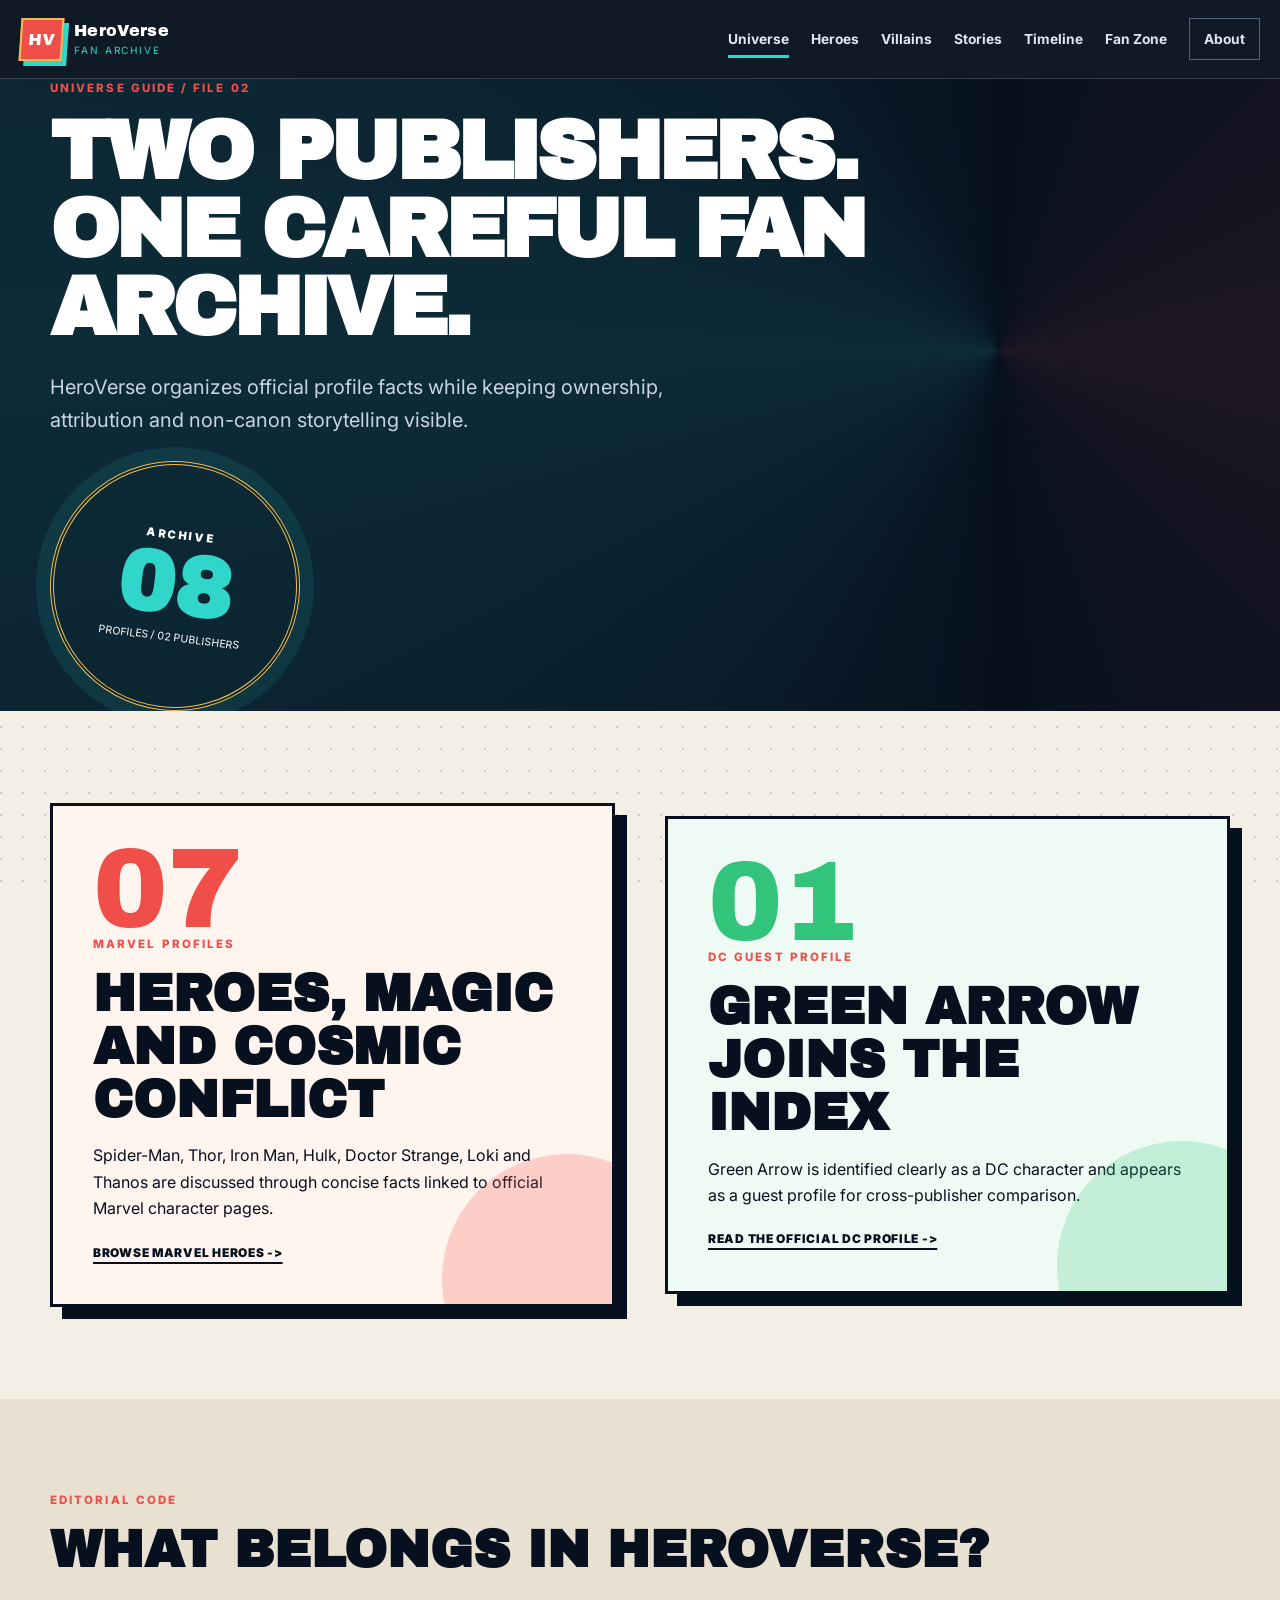
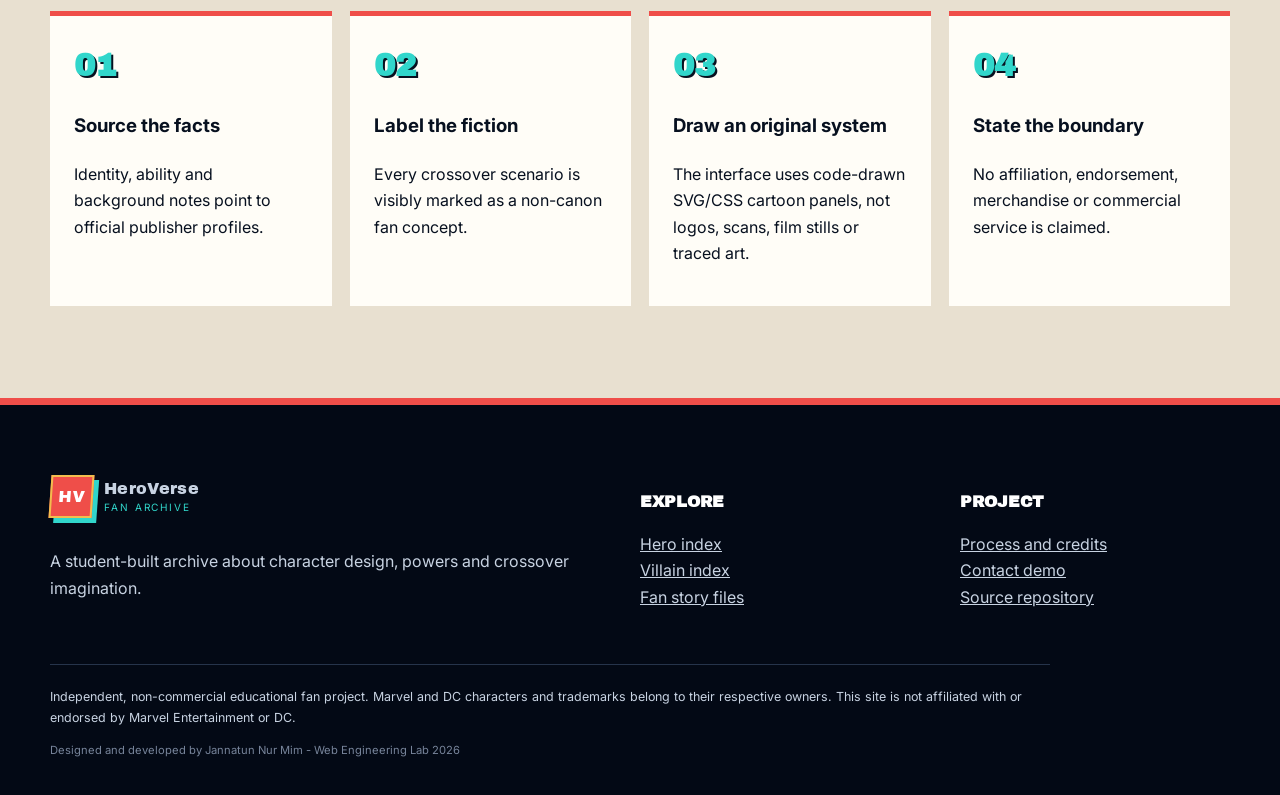
<file: universe/index.html>
<!doctype html>
<html lang="en"><head><meta charset="utf-8"><meta name="viewport" content="width=device-width,initial-scale=1">
<title>Universe | HeroVerse Fan Archive</title><meta name="description" content="Publisher guide, evidence boundaries and archive editorial rules."><meta name="theme-color" content="#07101f">
<link rel="canonical" href="https://mim242-40-002-dot.github.io/prompt-and-pixel-ai/universe/"><meta property="og:type" content="website"><meta property="og:title" content="Universe | HeroVerse Fan Archive"><meta property="og:description" content="Publisher guide, evidence boundaries and archive editorial rules."><meta property="og:url" content="https://mim242-40-002-dot.github.io/prompt-and-pixel-ai/universe/">
<link rel="icon" href="../assets/icons/favicon.png"><link rel="stylesheet" href="../css/heroverse.css?v=2.0.0">
</head><body data-page="universe"><a class="skip-link" href="#main-content">Skip to content</a>
<header class="site-header"><nav class="nav-shell" aria-label="Primary navigation">
  <a class="brand" href="https://mim242-40-002-dot.github.io/prompt-and-pixel-ai/" aria-label="HeroVerse Fan Archive home"><span class="brand-mark" aria-hidden="true">HV</span><span>HeroVerse<small>Fan Archive</small></span></a>
  <button class="nav-toggle" type="button" aria-expanded="false" aria-controls="site-menu"><span>Menu</span><i aria-hidden="true"></i></button>
  <div class="site-menu" id="site-menu"><a href="https://mim242-40-002-dot.github.io/prompt-and-pixel-ai/universe/" aria-current="page">Universe</a><a href="https://mim242-40-002-dot.github.io/prompt-and-pixel-ai/heroes/">Heroes</a><a href="https://mim242-40-002-dot.github.io/prompt-and-pixel-ai/villains/">Villains</a><a href="https://mim242-40-002-dot.github.io/prompt-and-pixel-ai/stories/">Stories</a><a href="https://mim242-40-002-dot.github.io/prompt-and-pixel-ai/timeline/">Timeline</a><a href="https://mim242-40-002-dot.github.io/prompt-and-pixel-ai/fan-zone/">Fan Zone</a><a class="nav-more" href="https://mim242-40-002-dot.github.io/prompt-and-pixel-ai/about/">About</a></div>
</nav></header><main id="main-content"><section class="page-hero"><div class="wrap hero-grid"><div><p class="kicker">Universe guide / File 02</p><h1>Two publishers. One careful fan archive.</h1><p class="lead">HeroVerse organizes official profile facts while keeping ownership, attribution and non-canon storytelling visible.</p></div><div class="hero-seal" aria-hidden="true"><span>ARCHIVE</span><strong>08</strong><small>profiles / 02 publishers</small></div></div></section><section class="section"><div class="wrap two-col"><article class="publisher-panel marvel-panel"><span class="big-number">07</span><p class="kicker">Marvel profiles</p><h2>Heroes, magic and cosmic conflict</h2><p>Spider-Man, Thor, Iron Man, Hulk, Doctor Strange, Loki and Thanos are discussed through concise facts linked to official Marvel character pages.</p><a class="text-link" href="https://mim242-40-002-dot.github.io/prompt-and-pixel-ai/heroes/">Browse Marvel heroes -&gt;</a></article><article class="publisher-panel dc-panel"><span class="big-number">01</span><p class="kicker">DC guest profile</p><h2>Green Arrow joins the index</h2><p>Green Arrow is identified clearly as a DC character and appears as a guest profile for cross-publisher comparison.</p><a class="text-link" href="https://www.dc.com/characters/green-arrow" target="_blank" rel="noopener">Read the official DC profile -&gt;</a></article></div></section>
<section class="section section--paper"><div class="wrap"><div class="section-heading"><div><p class="kicker">Editorial code</p><h2>What belongs in HeroVerse?</h2></div></div><div class="rule-grid"><article><b>01</b><h3>Source the facts</h3><p>Identity, ability and background notes point to official publisher profiles.</p></article><article><b>02</b><h3>Label the fiction</h3><p>Every crossover scenario is visibly marked as a non-canon fan concept.</p></article><article><b>03</b><h3>Draw an original system</h3><p>The interface uses code-drawn SVG/CSS cartoon panels, not logos, scans, film stills or traced art.</p></article><article><b>04</b><h3>State the boundary</h3><p>No affiliation, endorsement, merchandise or commercial service is claimed.</p></article></div></div></section></main><footer class="site-footer">
  <div class="footer-grid"><div><a class="brand brand--footer" href="https://mim242-40-002-dot.github.io/prompt-and-pixel-ai/"><span class="brand-mark" aria-hidden="true">HV</span><span>HeroVerse<small>Fan Archive</small></span></a><p>A student-built archive about character design, powers and crossover imagination.</p></div>
  <div><h2>Explore</h2><p><a href="https://mim242-40-002-dot.github.io/prompt-and-pixel-ai/heroes/">Hero index</a><br><a href="https://mim242-40-002-dot.github.io/prompt-and-pixel-ai/villains/">Villain index</a><br><a href="https://mim242-40-002-dot.github.io/prompt-and-pixel-ai/stories/">Fan story files</a></p></div>
  <div><h2>Project</h2><p><a href="https://mim242-40-002-dot.github.io/prompt-and-pixel-ai/about/">Process and credits</a><br><a href="https://mim242-40-002-dot.github.io/prompt-and-pixel-ai/contact/">Contact demo</a><br><a href="https://github.com/mim242-40-002-dot/prompt-and-pixel-ai">Source repository</a></p></div></div>
  <p class="legal">Independent, non-commercial educational fan project. Marvel and DC characters and trademarks belong to their respective owners. This site is not affiliated with or endorsed by Marvel Entertainment or DC.</p><p class="copyright">Designed and developed by Jannatun Nur Mim - Web Engineering Lab 2026</p>
</footer><script src="../js/heroverse.js?v=2.0.0" defer></script></body></html>
</file>
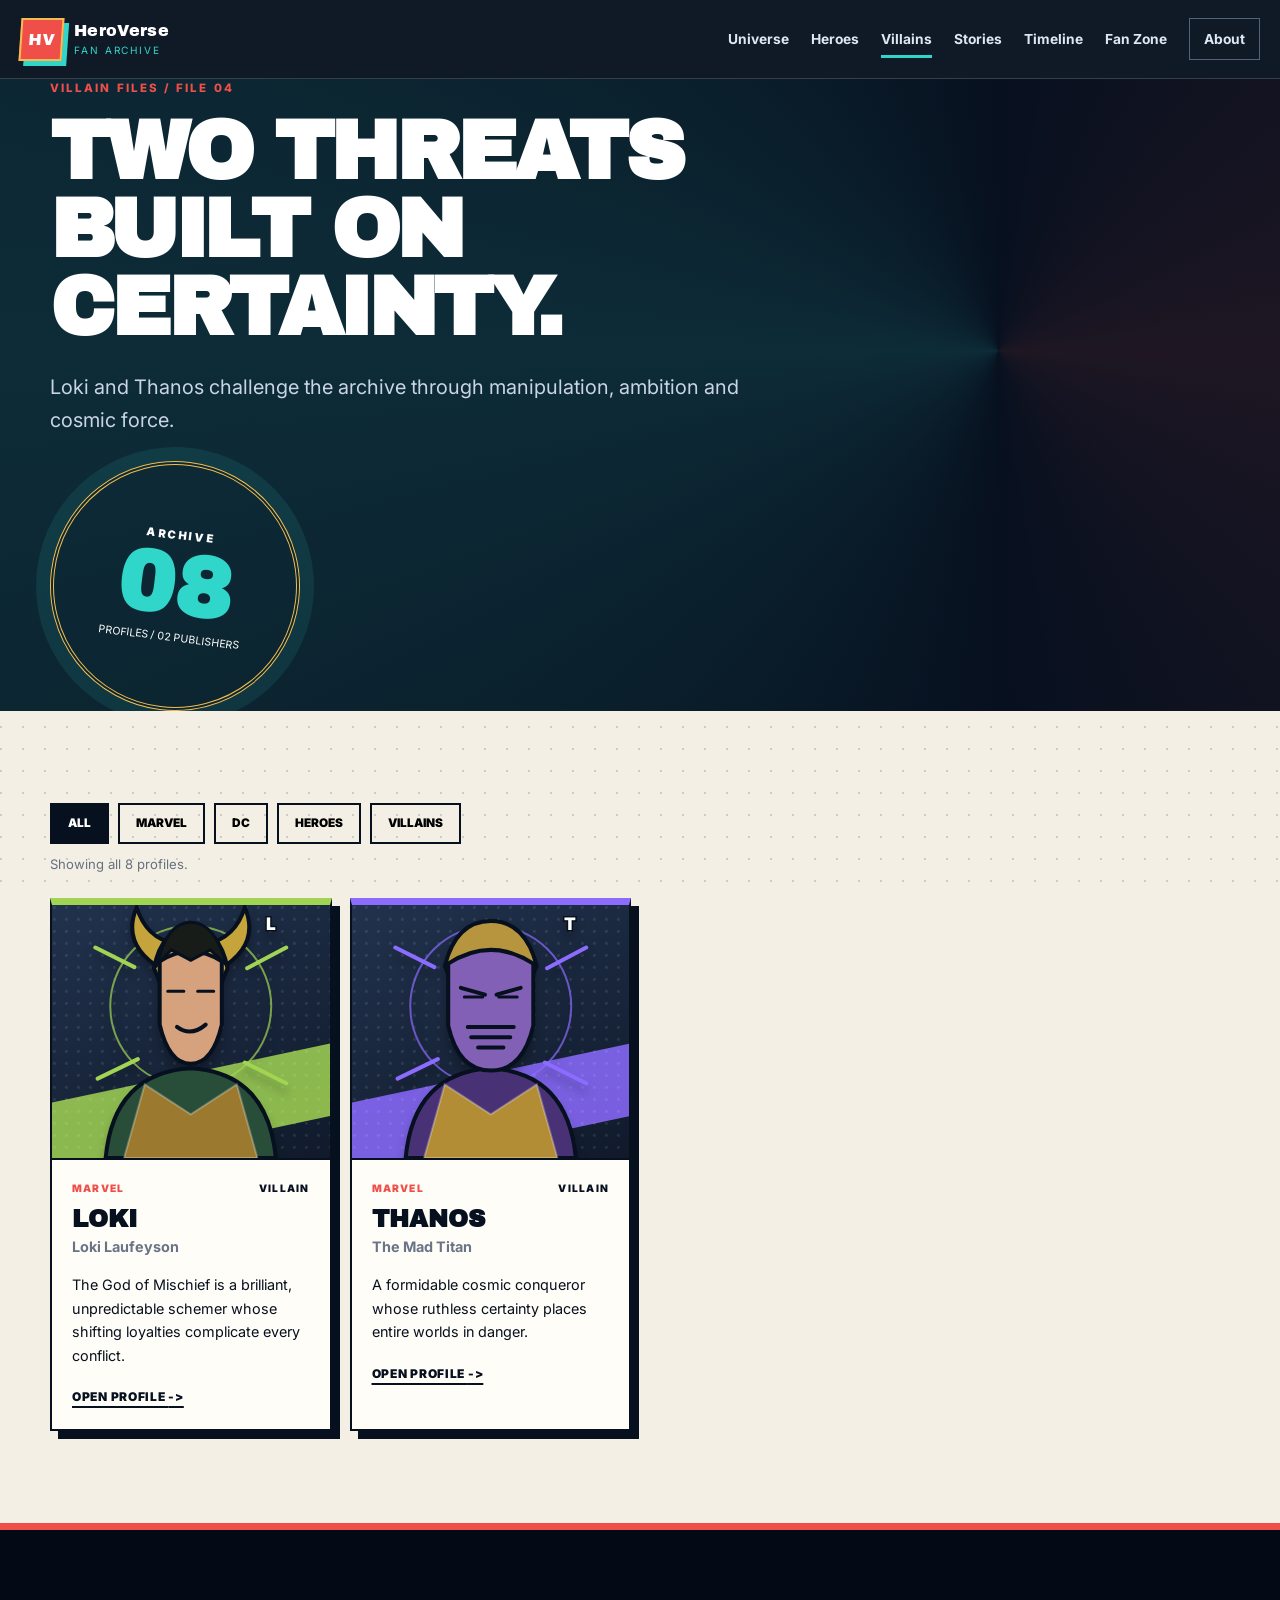
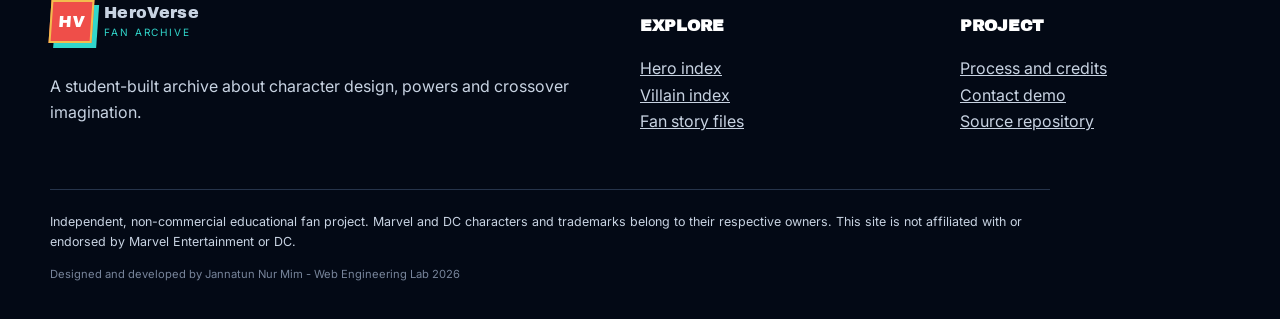
<file: villains/index.html>
<!doctype html>
<html lang="en"><head><meta charset="utf-8"><meta name="viewport" content="width=device-width,initial-scale=1">
<title>Villains | HeroVerse Fan Archive</title><meta name="description" content="Loki and Thanos profile archive."><meta name="theme-color" content="#07101f">
<link rel="canonical" href="https://mim242-40-002-dot.github.io/prompt-and-pixel-ai/villains/"><meta property="og:type" content="website"><meta property="og:title" content="Villains | HeroVerse Fan Archive"><meta property="og:description" content="Loki and Thanos profile archive."><meta property="og:url" content="https://mim242-40-002-dot.github.io/prompt-and-pixel-ai/villains/">
<link rel="icon" href="../assets/icons/favicon.png"><link rel="stylesheet" href="../css/heroverse.css?v=2.0.0">
</head><body data-page="villains"><a class="skip-link" href="#main-content">Skip to content</a>
<header class="site-header"><nav class="nav-shell" aria-label="Primary navigation">
  <a class="brand" href="https://mim242-40-002-dot.github.io/prompt-and-pixel-ai/" aria-label="HeroVerse Fan Archive home"><span class="brand-mark" aria-hidden="true">HV</span><span>HeroVerse<small>Fan Archive</small></span></a>
  <button class="nav-toggle" type="button" aria-expanded="false" aria-controls="site-menu"><span>Menu</span><i aria-hidden="true"></i></button>
  <div class="site-menu" id="site-menu"><a href="https://mim242-40-002-dot.github.io/prompt-and-pixel-ai/universe/">Universe</a><a href="https://mim242-40-002-dot.github.io/prompt-and-pixel-ai/heroes/">Heroes</a><a href="https://mim242-40-002-dot.github.io/prompt-and-pixel-ai/villains/" aria-current="page">Villains</a><a href="https://mim242-40-002-dot.github.io/prompt-and-pixel-ai/stories/">Stories</a><a href="https://mim242-40-002-dot.github.io/prompt-and-pixel-ai/timeline/">Timeline</a><a href="https://mim242-40-002-dot.github.io/prompt-and-pixel-ai/fan-zone/">Fan Zone</a><a class="nav-more" href="https://mim242-40-002-dot.github.io/prompt-and-pixel-ai/about/">About</a></div>
</nav></header><main id="main-content"><section class="page-hero"><div class="wrap hero-grid"><div><p class="kicker">Villain files / File 04</p><h1>Two threats built on certainty.</h1><p class="lead">Loki and Thanos challenge the archive through manipulation, ambition and cosmic force.</p></div><div class="hero-seal" aria-hidden="true"><span>ARCHIVE</span><strong>08</strong><small>profiles / 02 publishers</small></div></div></section><section class="section"><div class="wrap"><div class="filter-bar" role="group" aria-label="Filter character archive">
      <button type="button" class="filter is-active" data-filter="all" aria-pressed="true">All</button>
      <button type="button" class="filter" data-filter="marvel" aria-pressed="false">Marvel</button>
      <button type="button" class="filter" data-filter="dc" aria-pressed="false">DC</button>
      <button type="button" class="filter" data-filter="hero" aria-pressed="false">Heroes</button>
      <button type="button" class="filter" data-filter="villain" aria-pressed="false">Villains</button>
    </div><p class="filter-status" aria-live="polite">Showing all 8 profiles.</p><div class="character-grid" id="character-grid"><article class="character-card accent-lime" data-publisher="marvel" data-alignment="villain" data-character="loki">
      <div class="portrait portrait--loki" role="img" aria-label="Original cartoon fan illustration representing Loki">
      <svg class="portrait-art" viewBox="0 0 180 220" aria-hidden="true" focusable="false">
        <circle class="c-orbit" cx="90" cy="88" r="70"/><path class="c-rays" d="M7 37l34 17M139 55l34-18M9 151l35-17M137 137l36 18"/>
        <path class="c-torso" d="M16 220q7-74 74-78 67 4 74 78z"/><path class="c-chest" d="M50 156l40 26 40-26 18 64H32z"/>
        <path class="c-horn" d="M65 56Q29 35 43 2q8 27 34 32zM115 56q36-21 22-54-8 27-34 32z"/><path class="c-helmet" d="M58 55q7-35 32-35t32 35l-10 24H68z"/><path class="c-head" d="M63 49q27-17 54 0v55q-8 34-27 34t-27-34z"/><path class="c-hair" d="M61 52q8-37 29-37t31 37l-14-13-17 9-17-9z"/><path class="c-eye" d="M70 75h14M96 75h14"/><path class="c-mouth" d="M78 106q12 9 25-2"/><text class="c-glyph" x="164" y="22" text-anchor="end">L</text>
      </svg></div>
      <div class="character-copy">
        <div class="eyebrow-row"><span class="publisher">Marvel</span><span>Villain</span></div>
        <h3>Loki</h3><p class="identity">Loki Laufeyson</p>
        <p>The God of Mischief is a brilliant, unpredictable schemer whose shifting loyalties complicate every conflict.</p>
        <button class="text-link" type="button" data-profile="{&quot;name&quot;: &quot;Loki&quot;, &quot;identity&quot;: &quot;Loki Laufeyson&quot;, &quot;publisher&quot;: &quot;Marvel&quot;, &quot;role&quot;: &quot;Villain&quot;, &quot;ability&quot;: &quot;Illusion, sorcery and shapeshifting&quot;, &quot;bio&quot;: &quot;The God of Mischief is a brilliant, unpredictable schemer whose shifting loyalties complicate every conflict.&quot;, &quot;source&quot;: &quot;https://www.marvel.com/characters/loki&quot;}" aria-haspopup="dialog">Open profile <span aria-hidden="true">-&gt;</span></button>
      </div>
    </article><article class="character-card accent-violet" data-publisher="marvel" data-alignment="villain" data-character="thanos">
      <div class="portrait portrait--thanos" role="img" aria-label="Original cartoon fan illustration representing Thanos">
      <svg class="portrait-art" viewBox="0 0 180 220" aria-hidden="true" focusable="false">
        <circle class="c-orbit" cx="90" cy="88" r="70"/><path class="c-rays" d="M7 37l34 17M139 55l34-18M9 151l35-17M137 137l36 18"/>
        <path class="c-torso" d="M16 220q7-74 74-78 67 4 74 78z"/><path class="c-chest" d="M50 156l40 26 40-26 18 64H32z"/>
        <path class="c-helmet" d="M50 53q10-39 40-39t40 39l-10 24-10-31H70L60 77z"/><path class="c-head" d="M53 51q37-24 74 0v54q-9 39-37 39t-37-39z"/><path class="c-brow" d="M64 72l21 6M116 72l-21 6"/><path class="c-eye" d="M67 80h16M97 80h16"/><path class="c-chin" d="M70 106h40M73 115h34M79 124h22"/><text class="c-glyph" x="164" y="22" text-anchor="end">T</text>
      </svg></div>
      <div class="character-copy">
        <div class="eyebrow-row"><span class="publisher">Marvel</span><span>Villain</span></div>
        <h3>Thanos</h3><p class="identity">The Mad Titan</p>
        <p>A formidable cosmic conqueror whose ruthless certainty places entire worlds in danger.</p>
        <button class="text-link" type="button" data-profile="{&quot;name&quot;: &quot;Thanos&quot;, &quot;identity&quot;: &quot;The Mad Titan&quot;, &quot;publisher&quot;: &quot;Marvel&quot;, &quot;role&quot;: &quot;Villain&quot;, &quot;ability&quot;: &quot;Cosmic strength, strategy and endurance&quot;, &quot;bio&quot;: &quot;A formidable cosmic conqueror whose ruthless certainty places entire worlds in danger.&quot;, &quot;source&quot;: &quot;https://www.marvel.com/characters/thanos&quot;}" aria-haspopup="dialog">Open profile <span aria-hidden="true">-&gt;</span></button>
      </div>
    </article></div></div></section><dialog class="profile-dialog" id="profile-dialog" aria-labelledby="profile-title">
      <div class="dialog-top"><span class="issue-tag">Archive profile</span><button class="dialog-close" type="button" aria-label="Close profile">Close</button></div>
      <p class="kicker" id="profile-meta"></p><h2 id="profile-title"></h2><p class="dialog-identity" id="profile-identity"></p>
      <dl class="profile-facts"><div><dt>Role</dt><dd id="profile-role"></dd></div><div><dt>Abilities</dt><dd id="profile-ability"></dd></div></dl>
      <p id="profile-bio"></p><a class="button button--dark" id="profile-source" href="#" target="_blank" rel="noopener">Read official profile</a>
    </dialog></main><footer class="site-footer">
  <div class="footer-grid"><div><a class="brand brand--footer" href="https://mim242-40-002-dot.github.io/prompt-and-pixel-ai/"><span class="brand-mark" aria-hidden="true">HV</span><span>HeroVerse<small>Fan Archive</small></span></a><p>A student-built archive about character design, powers and crossover imagination.</p></div>
  <div><h2>Explore</h2><p><a href="https://mim242-40-002-dot.github.io/prompt-and-pixel-ai/heroes/">Hero index</a><br><a href="https://mim242-40-002-dot.github.io/prompt-and-pixel-ai/villains/">Villain index</a><br><a href="https://mim242-40-002-dot.github.io/prompt-and-pixel-ai/stories/">Fan story files</a></p></div>
  <div><h2>Project</h2><p><a href="https://mim242-40-002-dot.github.io/prompt-and-pixel-ai/about/">Process and credits</a><br><a href="https://mim242-40-002-dot.github.io/prompt-and-pixel-ai/contact/">Contact demo</a><br><a href="https://github.com/mim242-40-002-dot/prompt-and-pixel-ai">Source repository</a></p></div></div>
  <p class="legal">Independent, non-commercial educational fan project. Marvel and DC characters and trademarks belong to their respective owners. This site is not affiliated with or endorsed by Marvel Entertainment or DC.</p><p class="copyright">Designed and developed by Jannatun Nur Mim - Web Engineering Lab 2026</p>
</footer><script src="../js/heroverse.js?v=2.0.0" defer></script></body></html>
</file>
<file: css/heroverse.css>
@import url('https://fonts.googleapis.com/css2?family=Archivo+Black&family=Inter:wght@400;500;600;700;800&display=swap');
:root{--ink:#07101f;--navy:#0b1930;--paper:#f3efe4;--white:#fffdf7;--cyan:#31d6cb;--red:#ef4e49;--gold:#f2bd4e;--violet:#8b6cff;--green:#33c47b;--line:rgba(255,255,255,.16);--shadow:0 22px 60px rgba(3,8,18,.25);--display:'Archivo Black',Impact,sans-serif;--body:Inter,Arial,sans-serif}*{box-sizing:border-box}html{scroll-behavior:smooth}body{margin:0;background:var(--paper);color:var(--ink);font-family:var(--body);line-height:1.65}body::before{content:"";position:fixed;inset:0;pointer-events:none;opacity:.16;background-image:radial-gradient(circle at 1px 1px,#07101f 1px,transparent 0);background-size:22px 22px;z-index:-1}a{color:inherit}button,input,select,textarea{font:inherit}.wrap{width:min(1180px,calc(100% - 40px));margin:auto}.skip-link{position:fixed;left:16px;top:-60px;z-index:100;background:var(--gold);padding:10px 16px;font-weight:800}.skip-link:focus{top:12px}.site-header{position:sticky;top:0;z-index:50;background:rgba(7,16,31,.96);border-bottom:1px solid var(--line);backdrop-filter:blur(14px)}.nav-shell{width:min(1240px,calc(100% - 32px));height:78px;margin:auto;display:flex;align-items:center;gap:28px}.brand{display:inline-flex;align-items:center;gap:11px;color:white;text-decoration:none;font-family:var(--display);font-size:1rem;letter-spacing:.02em;line-height:.85}.brand small{display:block;color:var(--cyan);font-family:var(--body);font-size:.63rem;letter-spacing:.19em;text-transform:uppercase;margin-top:8px}.brand-mark{width:43px;height:43px;display:grid;place-items:center;border:2px solid var(--gold);background:var(--red);color:white;box-shadow:5px 5px 0 var(--cyan);transform:skew(-4deg)}.site-menu{margin-left:auto;display:flex;align-items:center;gap:22px}.site-menu a{color:#dfe7f4;text-decoration:none;font-size:.86rem;font-weight:700;position:relative}.site-menu a::after{content:"";position:absolute;left:0;right:100%;bottom:-8px;height:3px;background:var(--cyan);transition:right .2s}.site-menu a:hover::after,.site-menu a:focus-visible::after,.site-menu a[aria-current=page]::after{right:0}.nav-more{padding:9px 14px;border:1px solid #52637d}.nav-toggle{display:none;margin-left:auto;color:white;background:none;border:0;font-weight:800}.nav-toggle i,.nav-toggle i::before,.nav-toggle i::after{display:block;width:24px;height:2px;background:white;position:relative}.nav-toggle i{margin-top:8px}.nav-toggle i::before,.nav-toggle i::after{content:"";position:absolute;left:0}.nav-toggle i::before{top:-7px}.nav-toggle i::after{top:7px}.home-hero,.page-hero{background:var(--ink);color:white;overflow:hidden;position:relative}.home-hero::after,.page-hero::after{content:"";position:absolute;inset:-20%;background:conic-gradient(from 180deg at 70% 45%,transparent,rgba(49,214,203,.14),transparent,rgba(239,78,73,.1),transparent);animation:drift 18s linear infinite}.home-grid{min-height:690px;display:grid;grid-template-columns:1.03fr .97fr;align-items:center;gap:30px;position:relative;z-index:1}.kicker{text-transform:uppercase;letter-spacing:.18em;font-size:.72rem;font-weight:800;color:var(--red);margin:0 0 14px}.home-copy h1,.page-hero h1{font-family:var(--display);text-transform:uppercase;line-height:.94;letter-spacing:-.045em;margin:0;max-width:850px}.home-copy h1{font-size:clamp(3.4rem,7.2vw,7.2rem)}.home-copy h1 em{font-style:normal;color:var(--cyan);text-shadow:5px 5px 0 rgba(239,78,73,.45)}.lead{font-size:clamp(1.05rem,2vw,1.25rem);color:#c9d5e6;max-width:690px;margin:24px 0}.button-row{display:flex;gap:12px;flex-wrap:wrap}.button{display:inline-flex;justify-content:center;align-items:center;min-height:48px;padding:12px 18px;border:2px solid var(--gold);background:var(--gold);color:var(--ink);text-decoration:none;text-transform:uppercase;letter-spacing:.07em;font-size:.78rem;font-weight:900;box-shadow:5px 5px 0 var(--red);cursor:pointer}.button:hover,.button:focus-visible{transform:translate(-2px,-2px);box-shadow:8px 8px 0 var(--red)}.button--ghost{background:transparent;color:white;border-color:#536887;box-shadow:none}.button--dark{background:var(--ink);color:white;border-color:var(--ink);margin-top:12px}.boundary-note{max-width:680px;border-left:4px solid var(--cyan);padding:10px 0 10px 16px;color:#aebed4;font-size:.86rem}.hero-collage{height:540px;display:grid;grid-template-columns:repeat(4,1fr);grid-template-rows:repeat(2,1fr);transform:rotate(-2deg);filter:drop-shadow(0 26px 30px rgba(0,0,0,.35))}.hero-collage .portrait:nth-child(odd){transform:translateY(24px)}.portrait{position:relative;min-height:245px;overflow:hidden;background:linear-gradient(155deg,#21324d,#101a2b);border:3px solid var(--ink);isolation:isolate}.portrait::before{content:"";position:absolute;inset:0;background:radial-gradient(circle at 20% 20%,rgba(255,255,255,.26) 0 1px,transparent 2px);background-size:12px 12px;opacity:.35}.portrait::after{content:"";position:absolute;width:130%;height:28%;left:-15%;bottom:5%;background:var(--accent,var(--cyan));transform:rotate(-12deg);opacity:.85;z-index:-1}.portrait-head{position:absolute;width:42%;aspect-ratio:.82;left:29%;top:17%;border-radius:46% 46% 40% 40%;background:linear-gradient(145deg,var(--accent,#dce4ec),#10182a);box-shadow:inset 8px -8px 0 rgba(0,0,0,.22)}.portrait-head::after{content:"";position:absolute;left:16%;right:16%;top:44%;height:5px;background:var(--white);box-shadow:0 12px 0 color-mix(in srgb,var(--accent) 75%,white)}.portrait-body{position:absolute;width:92%;height:52%;left:4%;bottom:-19%;border-radius:48% 48% 0 0;background:linear-gradient(145deg,var(--accent,#52647e),#111a2c);border:3px solid rgba(255,255,255,.12)}.portrait-orbit{position:absolute;width:76%;aspect-ratio:1;left:12%;top:5%;border:2px solid var(--accent,var(--cyan));border-radius:50%;opacity:.55}.portrait-glyph{position:absolute;right:8%;top:7%;font-family:var(--display);font-size:1.15rem;color:white;text-shadow:2px 2px 0 var(--ink)}.portrait--spider-man{--accent:#ef4e49}.portrait--spider-man .portrait-head{background:repeating-linear-gradient(45deg,#bd2929 0 8px,#ef4e49 8px 15px)}.portrait--thor{--accent:#5bc0eb}.portrait--thor .portrait-head::before{content:"";position:absolute;width:145%;height:28%;left:-22%;top:-10%;border-radius:50%;background:#e5d5a2}.portrait--iron-man{--accent:#f2bd4e}.portrait--iron-man .portrait-head{clip-path:polygon(20% 0,80% 0,100% 25%,86% 100%,14% 100%,0 25%)}.portrait--hulk{--accent:#48bd72}.portrait--hulk .portrait-head{width:52%;left:24%;border-radius:40% 40% 45% 45%}.portrait--doctor-strange{--accent:#f59b45}.portrait--doctor-strange .portrait-orbit{border-width:6px;box-shadow:0 0 20px #f59b45}.portrait--green-arrow{--accent:#24b06b}.portrait--green-arrow .portrait-head::before{content:"";position:absolute;inset:-18% -30% 48%;background:#0b683d;clip-path:polygon(0 100%,50% 0,100% 100%)}.portrait--loki{--accent:#a2d454}.portrait--loki .portrait-head::before{content:"";position:absolute;width:140%;height:75%;left:-20%;top:-38%;border:5px solid #d9b44a;border-bottom:0;border-radius:50% 50% 0 0}.portrait--thanos{--accent:#8b6cff}.portrait--thanos .portrait-head{width:52%;left:24%;background:linear-gradient(#8b6cff,#4f3a92)}.ticker{overflow:hidden;background:var(--gold);border-block:4px solid var(--ink);font-family:var(--display);text-transform:uppercase;white-space:nowrap;padding:14px 0;font-size:1.1rem}.ticker div{width:max-content;animation:marquee 22s linear infinite}.ticker span{color:var(--red);padding:0 24px}.section{padding:92px 0}.section--ink{background:var(--ink);color:white}.section--paper{background:#e8e0d0}.section-heading{display:flex;justify-content:space-between;gap:30px;align-items:end;margin-bottom:34px}.section-heading h2,.split h2,.publisher-panel h2,.fan-lab h2,.contact-note h2{font-family:var(--display);text-transform:uppercase;line-height:1.03;font-size:clamp(2rem,4vw,4.1rem);margin:0}.section-heading>p{max-width:460px;color:#566273}.filter-bar{display:flex;gap:9px;flex-wrap:wrap;margin-bottom:10px}.filter{border:2px solid var(--ink);background:transparent;padding:9px 16px;text-transform:uppercase;font-size:.74rem;font-weight:900;cursor:pointer}.filter.is-active,.filter:hover,.filter:focus-visible{background:var(--ink);color:white}.filter-status{font-size:.82rem;color:#667180;margin:0 0 22px}.character-grid{display:grid;grid-template-columns:repeat(4,1fr);gap:18px}.character-card{background:var(--white);border:2px solid var(--ink);box-shadow:8px 8px 0 var(--ink);transition:transform .2s}.character-card:hover{transform:translate(-3px,-3px)}.character-card .portrait{min-height:255px;border:0;border-bottom:2px solid var(--ink)}.character-copy{padding:20px}.character-copy h3{font-family:var(--display);text-transform:uppercase;font-size:1.5rem;margin:10px 0 0;line-height:1}.character-copy p{font-size:.9rem}.identity{color:#697487;margin:4px 0 12px!important;font-weight:700}.eyebrow-row{display:flex;justify-content:space-between;text-transform:uppercase;letter-spacing:.12em;font-size:.64rem;font-weight:900}.publisher{color:var(--red)}.text-link{border:0;padding:0;background:none;color:var(--ink);text-transform:uppercase;font-weight:900;font-size:.75rem;letter-spacing:.06em;cursor:pointer;text-decoration:underline;text-decoration-thickness:2px;text-underline-offset:5px}.text-link.light{color:var(--cyan)}.profile-dialog{width:min(610px,calc(100% - 32px));border:3px solid var(--ink);padding:30px;background:var(--paper);box-shadow:14px 14px 0 var(--cyan)}.profile-dialog::backdrop{background:rgba(4,9,19,.82);backdrop-filter:blur(5px)}.dialog-top{display:flex;justify-content:space-between;align-items:center}.dialog-close{border:2px solid var(--ink);background:white;padding:7px 12px;font-weight:800;cursor:pointer}.profile-dialog h2{font-family:var(--display);font-size:2.7rem;text-transform:uppercase;line-height:1;margin:12px 0 4px}.dialog-identity{font-weight:800;color:#687486}.profile-facts{display:grid;grid-template-columns:1fr 2fr;border-block:2px solid var(--ink);padding:14px 0}.profile-facts div{padding-right:14px}.profile-facts dt{text-transform:uppercase;font-size:.67rem;font-weight:900;letter-spacing:.1em}.profile-facts dd{margin:3px 0}.page-hero .hero-grid{min-height:470px;align-items:center;position:relative;z-index:1}.page-hero h1{font-size:clamp(3.1rem,6.5vw,6.6rem)}.hero-seal{justify-self:end;width:250px;aspect-ratio:1;border:4px double var(--gold);border-radius:50%;display:flex;flex-direction:column;align-items:center;justify-content:center;transform:rotate(7deg);box-shadow:0 0 0 14px rgba(49,214,203,.1)}.hero-seal span{letter-spacing:.24em;font-weight:900;font-size:.7rem}.hero-seal strong{font-family:var(--display);font-size:5.3rem;color:var(--cyan);line-height:1}.hero-seal small{font-size:.66rem;text-transform:uppercase}.split,.two-col,.contact-grid,.fan-lab{display:grid;grid-template-columns:1fr 1fr;gap:50px;align-items:center}.split p{color:#bdcadb}.publisher-panel{min-height:440px;padding:40px;border:3px solid var(--ink);box-shadow:12px 12px 0 var(--ink);position:relative;overflow:hidden}.publisher-panel::after{content:"";position:absolute;width:250px;height:250px;border-radius:50%;right:-80px;bottom:-100px;background:var(--panel-color);opacity:.23}.marvel-panel{--panel-color:var(--red);background:#fff5ee}.dc-panel{--panel-color:var(--green);background:#eefbf4}.big-number{font-family:var(--display);font-size:7rem;line-height:.8;color:var(--panel-color)}.rule-grid,.process-grid{display:grid;grid-template-columns:repeat(4,1fr);gap:18px}.rule-grid article,.process-grid article{border-top:5px solid var(--red);background:var(--white);padding:24px;min-height:240px}.rule-grid b,.step{font-family:var(--display);font-size:2rem;color:var(--cyan);text-shadow:2px 2px 0 var(--ink)}.story-grid{display:grid;grid-template-columns:repeat(3,1fr);gap:20px}.story-card{min-height:330px;border:3px solid var(--ink);background:var(--white);padding:28px;box-shadow:8px 8px 0 var(--ink);position:relative}.story-card:nth-child(2n){background:#dff8f3}.story-card:nth-child(3n){background:#ffe8df}.story-card h2{font-family:var(--display);text-transform:uppercase;line-height:1.08;margin-top:55px}.story-no{position:absolute;right:22px;top:18px;font-family:var(--display);font-size:3rem;color:var(--red)}.issue-tag{display:inline-block;background:var(--gold);color:var(--ink);padding:5px 8px;text-transform:uppercase;letter-spacing:.08em;font-size:.62rem;font-weight:900}.timeline{position:relative}.timeline::before{content:"";position:absolute;left:137px;top:0;bottom:0;width:4px;background:var(--ink)}.timeline-item{display:grid;grid-template-columns:110px 1fr;gap:55px;padding:22px 0 38px;position:relative}.timeline-item::before{content:"";position:absolute;left:128px;top:30px;width:17px;height:17px;background:var(--red);border:3px solid var(--ink);border-radius:50%}.timeline-item.fan::before{background:var(--cyan)}.timeline-date{font-family:var(--display);font-size:1.65rem;text-align:right}.timeline-item h2{font-family:var(--display);text-transform:uppercase;margin:12px 0 3px}.timeline-item a{font-weight:800}.fan-lab{align-items:stretch}.fan-lab form{display:grid;gap:8px}.fan-lab label,.contact-form label{text-transform:uppercase;font-size:.68rem;font-weight:900;letter-spacing:.09em;margin-top:8px}.fan-lab select,.contact-form input,.contact-form select,.contact-form textarea{width:100%;border:2px solid var(--ink);background:var(--white);padding:13px}.fan-lab .button{margin-top:14px}.prompt-output,.contact-note{background:var(--ink);color:white;padding:40px;box-shadow:12px 12px 0 var(--cyan)}.prompt-output h2{font-family:var(--display);text-transform:uppercase;line-height:1.05;font-size:2.7rem}.vote-grid{display:grid;grid-template-columns:repeat(4,1fr);gap:10px}.vote-grid button{min-height:100px;border:2px solid var(--ink);background:var(--white);font-weight:900;cursor:pointer}.vote-grid button:hover,.vote-grid button:focus-visible,.vote-grid button.is-selected{background:var(--cyan)}.process-grid article{border-color:var(--cyan)}.contact-grid{align-items:start}.contact-form{display:grid;grid-template-columns:1fr 1fr;gap:18px}.contact-form .full{grid-column:1/-1}.form-status{font-size:.86rem;font-weight:700}.site-footer{background:#030915;color:#c8d3e2;padding:70px max(20px,calc((100% - 1180px)/2)) 24px;border-top:7px solid var(--red)}.footer-grid{display:grid;grid-template-columns:2fr 1fr 1fr;gap:50px}.site-footer h2{font-family:var(--display);font-size:1rem;text-transform:uppercase;color:white}.site-footer a{color:inherit}.brand--footer{margin-bottom:14px}.legal{border-top:1px solid #26344b;margin-top:38px;padding-top:22px;font-size:.78rem;max-width:1000px}.copyright{font-size:.7rem;color:#77849a}.accent-crimson{--card-accent:#ef4e49}.accent-sky{--card-accent:#5bc0eb}.accent-gold{--card-accent:#f2bd4e}.accent-green{--card-accent:#48bd72}.accent-amber{--card-accent:#f59b45}.accent-emerald{--card-accent:#24b06b}.accent-lime{--card-accent:#a2d454}.accent-violet{--card-accent:#8b6cff}.character-card{border-top:7px solid var(--card-accent)}[hidden]{display:none!important}:focus-visible{outline:4px solid var(--cyan);outline-offset:3px}@keyframes drift{to{transform:rotate(360deg)}}@keyframes marquee{to{transform:translateX(-50%)}}
.portrait-art{position:absolute;inset:0;width:100%;height:100%;z-index:2;filter:drop-shadow(0 8px 5px rgba(0,0,0,.26))}.portrait-art *{vector-effect:non-scaling-stroke}.c-orbit{fill:none;stroke:var(--accent);stroke-width:2;opacity:.7}.c-rays{fill:none;stroke:var(--accent);stroke-width:4;stroke-linecap:round}.c-torso{fill:var(--suit,var(--accent));stroke:#07101f;stroke-width:4}.c-chest{fill:var(--suit-2,#15243b);stroke:rgba(255,255,255,.28);stroke-width:2}.c-head{fill:var(--skin,#d9a47f);stroke:#07101f;stroke-width:4}.c-neck{fill:var(--skin,#d9a47f);stroke:#07101f;stroke-width:3}.c-hair,.c-beard{fill:var(--hair,#261c1d);stroke:#07101f;stroke-width:3}.c-eye{fill:#fffdf7;stroke:#07101f;stroke-width:3;stroke-linecap:round}.c-mouth,.c-brow,.c-chin{fill:none;stroke:#07101f;stroke-width:4;stroke-linecap:round}.c-mask{fill:var(--mask,var(--accent));stroke:#07101f;stroke-width:3}.c-helmet,.c-horn{fill:var(--metal,var(--gold));stroke:#07101f;stroke-width:4}.c-faceplate{fill:#f2bd4e;stroke:#07101f;stroke-width:3}.c-web{fill:none;stroke:#17243b;stroke-width:1.7;opacity:.85}.c-spell{fill:none;stroke:#ffb84f;stroke-width:3;filter:drop-shadow(0 0 5px #ff9d2e)}.c-hammer{fill:#b9d5df;stroke:#07101f;stroke-width:4}.c-arrow{fill:none;stroke:#f2bd4e;stroke-width:4}.c-glyph{fill:#fff;font:900 15px var(--body);paint-order:stroke;stroke:#07101f;stroke-width:3}.portrait--spider-man{--accent:#ef4e49;--suit:#cf343c;--suit-2:#17335d;--mask:#e34147}.portrait--thor{--accent:#5bc0eb;--suit:#2f75aa;--suit-2:#d5b250;--skin:#e4b38e;--hair:#e8d69f}.portrait--iron-man{--accent:#f2bd4e;--suit:#a91828;--suit-2:#d59f2c;--metal:#b91f2e}.portrait--hulk{--accent:#48bd72;--suit:#58377e;--suit-2:#2f7d55;--skin:#58ae65;--hair:#17251d}.portrait--doctor-strange{--accent:#f59b45;--suit:#245182;--suit-2:#b92637;--skin:#d9a27c;--hair:#25212b}.portrait--green-arrow{--accent:#24b06b;--suit:#147249;--suit-2:#263c31;--skin:#d8a177;--hair:#6d3f25;--mask:#155f3e}.portrait--loki{--accent:#a2d454;--suit:#284d38;--suit-2:#9b7a2f;--skin:#d6a17d;--hair:#171c18;--metal:#c5a43b}.portrait--thanos{--accent:#8b6cff;--suit:#493176;--suit-2:#b28d36;--skin:#8260b5;--metal:#b7953e}@media(max-width:1000px){.site-menu{position:absolute;display:none;left:16px;right:16px;top:78px;background:var(--ink);padding:20px;flex-direction:column;align-items:stretch;border:1px solid #364967}.site-menu.is-open{display:flex}.nav-toggle{display:block}.home-grid{grid-template-columns:1fr;padding:80px 0}.hero-collage{height:430px}.character-grid{grid-template-columns:repeat(2,1fr)}.rule-grid,.process-grid{grid-template-columns:repeat(2,1fr)}.story-grid{grid-template-columns:repeat(2,1fr)}}
@media(max-width:700px){.wrap{width:calc(100% - 42px)}.nav-shell{width:calc(100% - 28px);height:70px;gap:6px}.brand{font-size:.78rem;gap:8px}.brand small{font-size:.54rem}.brand-mark{width:36px;height:36px;box-shadow:3px 3px 0 var(--cyan)}.nav-toggle{padding:6px;min-width:40px;font-size:.7rem}.home-grid{padding:56px 0;min-height:auto}.home-copy{min-width:0}.home-copy .kicker{max-width:30ch;font-size:.6rem;letter-spacing:.13em}.home-copy h1{font-size:clamp(2.2rem,11vw,2.6rem);letter-spacing:-.045em;overflow-wrap:normal}.home-copy .lead{font-size:.92rem;max-width:100%}.hero-collage{height:560px;grid-template-columns:repeat(2,1fr);grid-template-rows:repeat(4,1fr)}.hero-collage .portrait{min-height:140px}.hero-collage .portrait:nth-child(odd){transform:none}.section{padding:65px 0}.section-heading,.split{display:block}.section-heading>p{margin-top:16px}.character-grid,.two-col,.story-grid,.fan-lab,.contact-grid,.footer-grid{grid-template-columns:1fr}.character-card .portrait{min-height:290px}.page-hero .hero-grid{min-height:520px;display:block;padding:80px 0}.page-hero h1{font-size:clamp(2.45rem,12vw,3rem)}.hero-seal{display:none}.publisher-panel{min-height:0}.rule-grid,.process-grid,.vote-grid{grid-template-columns:1fr}.timeline::before{left:14px}.timeline-item{grid-template-columns:1fr;gap:7px;padding-left:44px}.timeline-item::before{left:5px}.timeline-date{text-align:left}.contact-form{grid-template-columns:1fr}.site-footer{padding-top:55px}.profile-dialog{padding:22px}.profile-dialog h2{font-size:2rem}.profile-facts{grid-template-columns:1fr}.ticker{font-size:.83rem}}
@media(prefers-reduced-motion:reduce){*,*::before,*::after{animation:none!important;scroll-behavior:auto!important;transition:none!important}}
</file>
